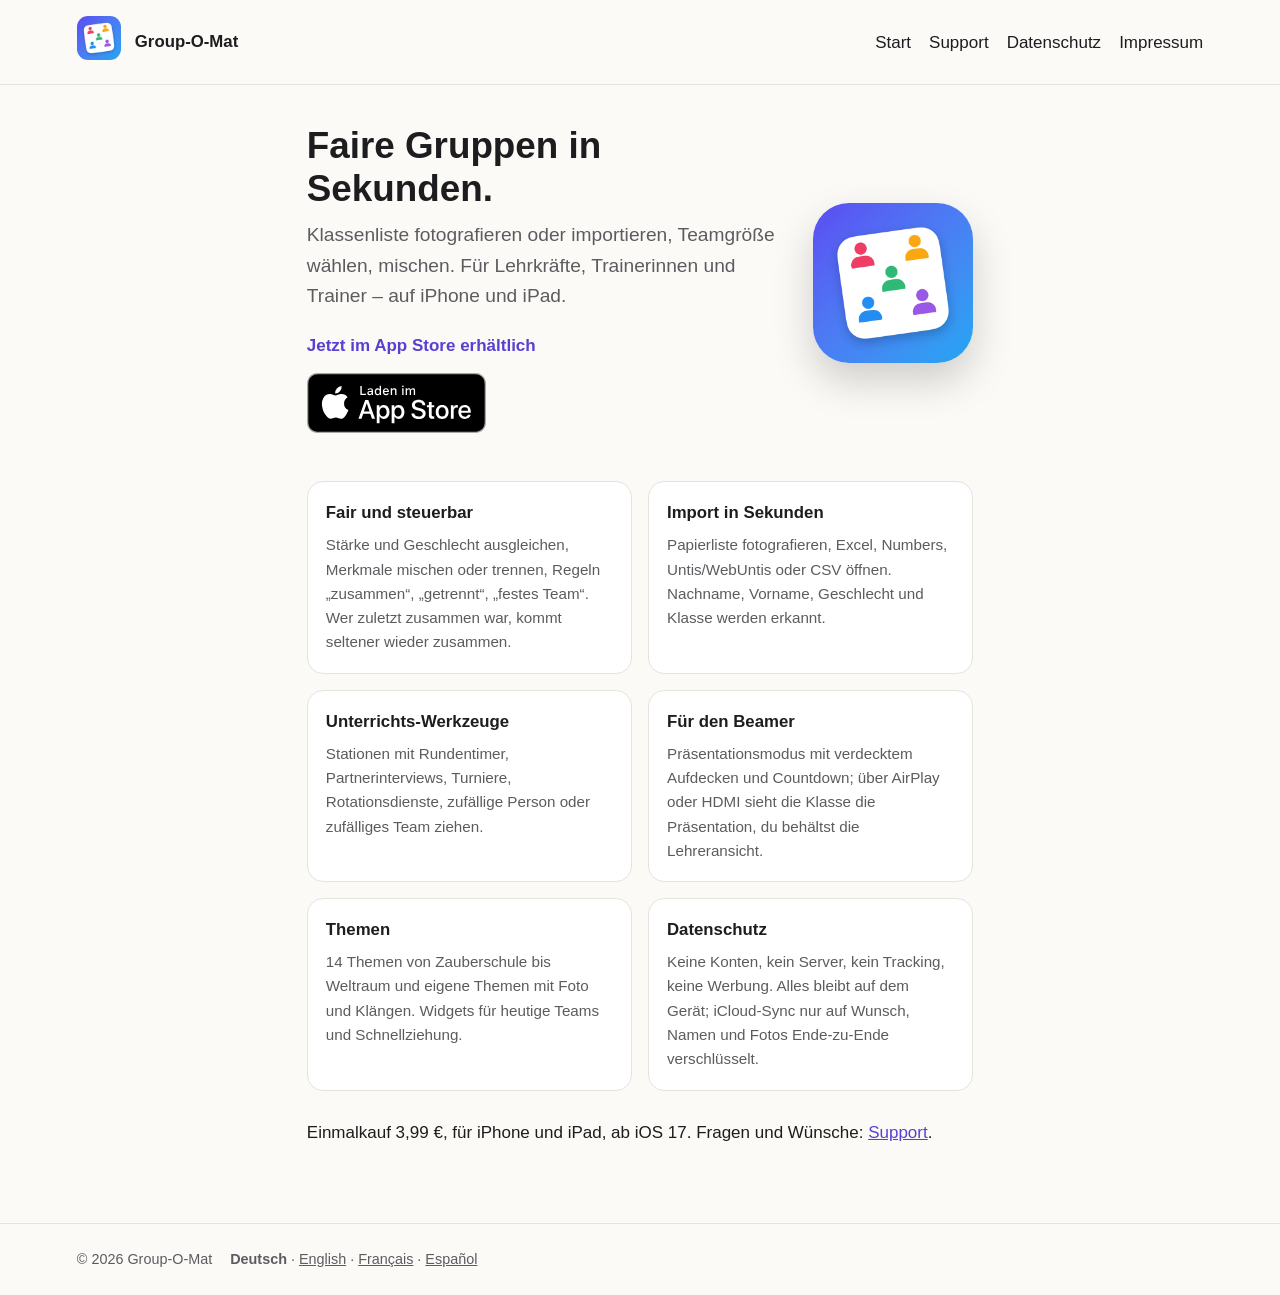
<file: index.html>
<!doctype html><html lang="de"><head><meta charset="utf-8"><meta name="viewport" content="width=device-width,initial-scale=1">
<link rel="stylesheet" href="/style.css"><link rel="icon" href="/favicon.png"><link rel="apple-touch-icon" href="/apple-touch-icon.png">
<title>Group-O-Mat – Faire Gruppen für den Unterricht</title><meta name="description" content="Group-O-Mat bildet in Sekunden faire Gruppen für Unterricht und Training. Klassenliste fotografieren, mischen, präsentieren. Für iPhone und iPad."><link rel="alternate" hreflang="de" href="https://group-o-mat.de/"><link rel="alternate" hreflang="en" href="https://group-o-mat.de/en/"><link rel="alternate" hreflang="fr" href="https://group-o-mat.de/fr/"><link rel="alternate" hreflang="es" href="https://group-o-mat.de/es/"></head><body><header><a href="/"><img src="/icon.png" alt=""></a><strong>Group-O-Mat</strong><nav><a href="/">Start</a><a href="/support">Support</a><a href="/datenschutz">Datenschutz</a><a href="/impressum">Impressum</a></nav></header><main><div class="hero"><div><h1>Faire Gruppen in Sekunden.</h1><p class="lead">Klassenliste fotografieren oder importieren, Teamgröße wählen, mischen. Für Lehrkräfte, Trainerinnen und Trainer – auf iPhone und iPad.</p><p class="avail">Jetzt im App Store erhältlich</p><a class="appstore" href="https://apps.apple.com/de/app/id6808658962"><img src="/badges/app-store-de-de.svg" alt="Im App Store laden" width="180" height="60"></a></div><img src="/icon.png" alt="Group-O-Mat App-Icon"></div>
<div class="grid">
<div class="card"><h3>Fair und steuerbar</h3><p>Stärke und Geschlecht ausgleichen, Merkmale mischen oder trennen, Regeln „zusammen“, „getrennt“, „festes Team“. Wer zuletzt zusammen war, kommt seltener wieder zusammen.</p></div>
<div class="card"><h3>Import in Sekunden</h3><p>Papierliste fotografieren, Excel, Numbers, Untis/WebUntis oder CSV öffnen. Nachname, Vorname, Geschlecht und Klasse werden erkannt.</p></div>
<div class="card"><h3>Unterrichts-Werkzeuge</h3><p>Stationen mit Rundentimer, Partnerinterviews, Turniere, Rotationsdienste, zufällige Person oder zufälliges Team ziehen.</p></div>
<div class="card"><h3>Für den Beamer</h3><p>Präsentationsmodus mit verdecktem Aufdecken und Countdown; über AirPlay oder HDMI sieht die Klasse die Präsentation, du behältst die Lehreransicht.</p></div>
<div class="card"><h3>Themen</h3><p>14 Themen von Zauberschule bis Weltraum und eigene Themen mit Foto und Klängen. Widgets für heutige Teams und Schnellziehung.</p></div>
<div class="card"><h3>Datenschutz</h3><p>Keine Konten, kein Server, kein Tracking, keine Werbung. Alles bleibt auf dem Gerät; iCloud-Sync nur auf Wunsch, Namen und Fotos Ende-zu-Ende verschlüsselt.</p></div>
</div>
<p>Einmalkauf 3,99 €, für iPhone und iPad, ab iOS 17. Fragen und Wünsche: <a href="/support">Support</a>.</p></main><footer><span>© 2026 Group-O-Mat</span><span><strong>Deutsch</strong> · <a href="/en/" hreflang="en">English</a> · <a href="/fr/" hreflang="fr">Français</a> · <a href="/es/" hreflang="es">Español</a></span></footer></body></html>
</file>
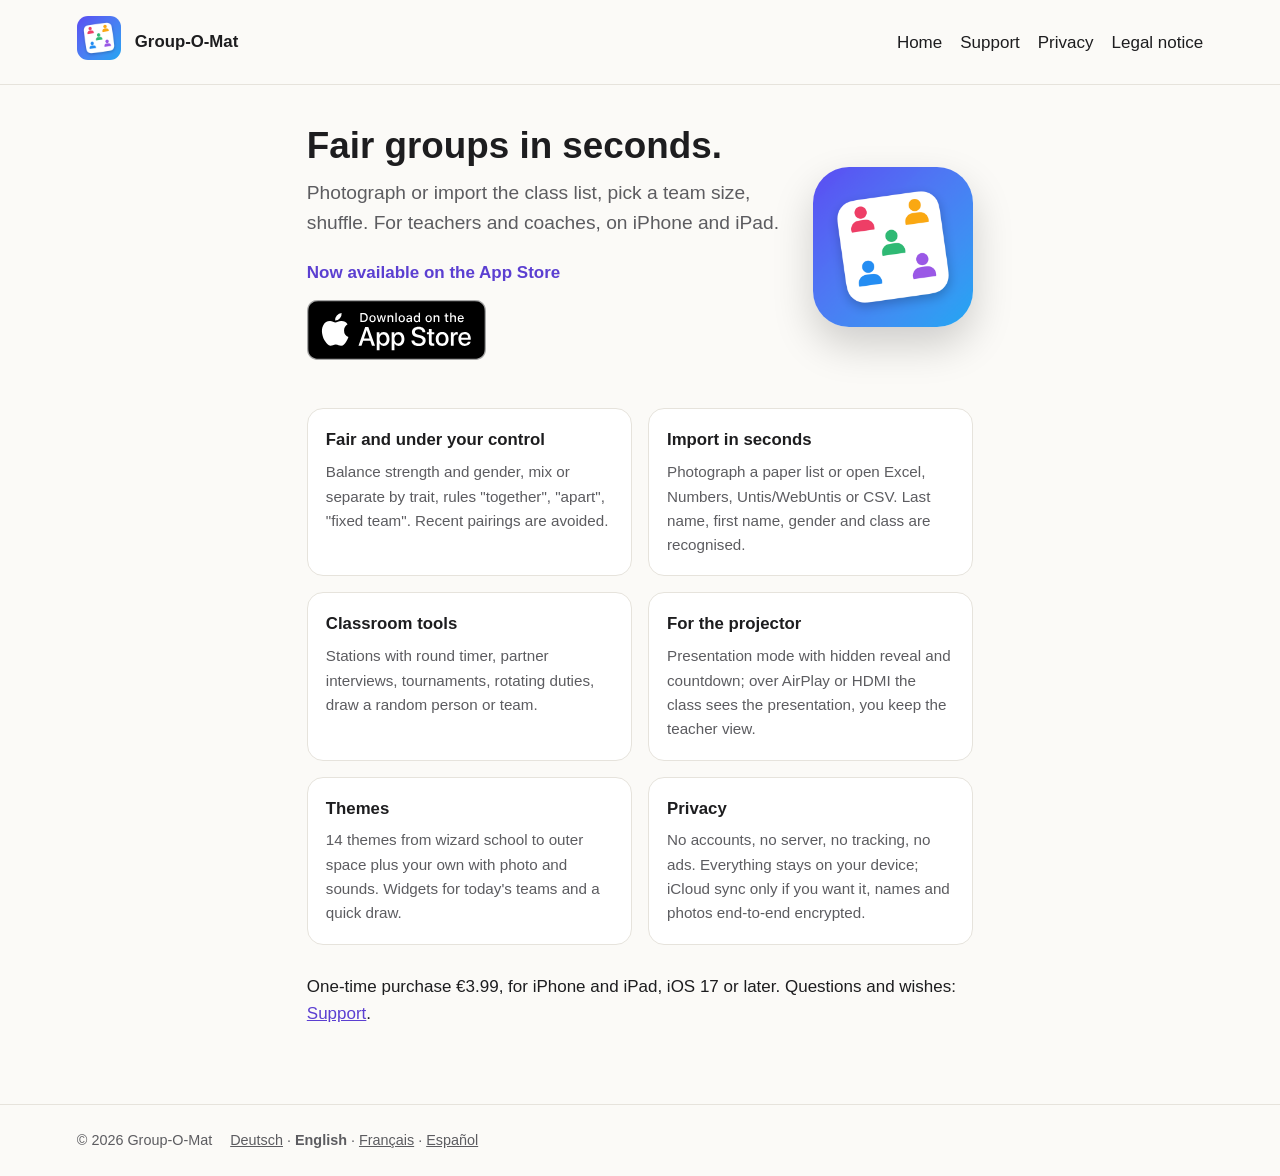
<file: en/index.html>
<!doctype html><html lang="en"><head><meta charset="utf-8"><meta name="viewport" content="width=device-width,initial-scale=1">
<link rel="stylesheet" href="/style.css"><link rel="icon" href="/favicon.png"><link rel="apple-touch-icon" href="/apple-touch-icon.png">
<title>Group-O-Mat – Fair groups for the classroom</title><meta name="description" content="Photograph or import the class list, pick a team size, shuffle. For teachers and coaches, on iPhone and iPad."><link rel="alternate" hreflang="de" href="https://group-o-mat.de/"><link rel="alternate" hreflang="en" href="https://group-o-mat.de/en/"><link rel="alternate" hreflang="fr" href="https://group-o-mat.de/fr/"><link rel="alternate" hreflang="es" href="https://group-o-mat.de/es/"></head><body><header><a href="/en/"><img src="/icon.png" alt=""></a><strong>Group-O-Mat</strong><nav><a href="/en/">Home</a><a href="/en/support">Support</a><a href="/privacy">Privacy</a><a href="/impressum">Legal notice</a></nav></header><main><div class="hero"><div><h1>Fair groups in seconds.</h1><p class="lead">Photograph or import the class list, pick a team size, shuffle. For teachers and coaches, on iPhone and iPad.</p><p class="avail">Now available on the App Store</p><a class="appstore" href="https://apps.apple.com/us/app/id6808658962"><img src="/badges/app-store-en-us.svg" alt="Download on the App Store" width="180" height="60"></a></div><img src="/icon.png" alt="Group-O-Mat app icon"></div><div class="grid"><div class="card"><h3>Fair and under your control</h3><p>Balance strength and gender, mix or separate by trait, rules "together", "apart", "fixed team". Recent pairings are avoided.</p></div><div class="card"><h3>Import in seconds</h3><p>Photograph a paper list or open Excel, Numbers, Untis/WebUntis or CSV. Last name, first name, gender and class are recognised.</p></div><div class="card"><h3>Classroom tools</h3><p>Stations with round timer, partner interviews, tournaments, rotating duties, draw a random person or team.</p></div><div class="card"><h3>For the projector</h3><p>Presentation mode with hidden reveal and countdown; over AirPlay or HDMI the class sees the presentation, you keep the teacher view.</p></div><div class="card"><h3>Themes</h3><p>14 themes from wizard school to outer space plus your own with photo and sounds. Widgets for today's teams and a quick draw.</p></div><div class="card"><h3>Privacy</h3><p>No accounts, no server, no tracking, no ads. Everything stays on your device; iCloud sync only if you want it, names and photos end-to-end encrypted.</p></div></div><p>One-time purchase €3.99, for iPhone and iPad, iOS 17 or later. Questions and wishes: <a href="/en/support">Support</a>.</p></main><footer><span>© 2026 Group-O-Mat</span><span><a href="/" hreflang="de">Deutsch</a> · <strong>English</strong> · <a href="/fr/" hreflang="fr">Français</a> · <a href="/es/" hreflang="es">Español</a></span></footer></body></html>
</file>
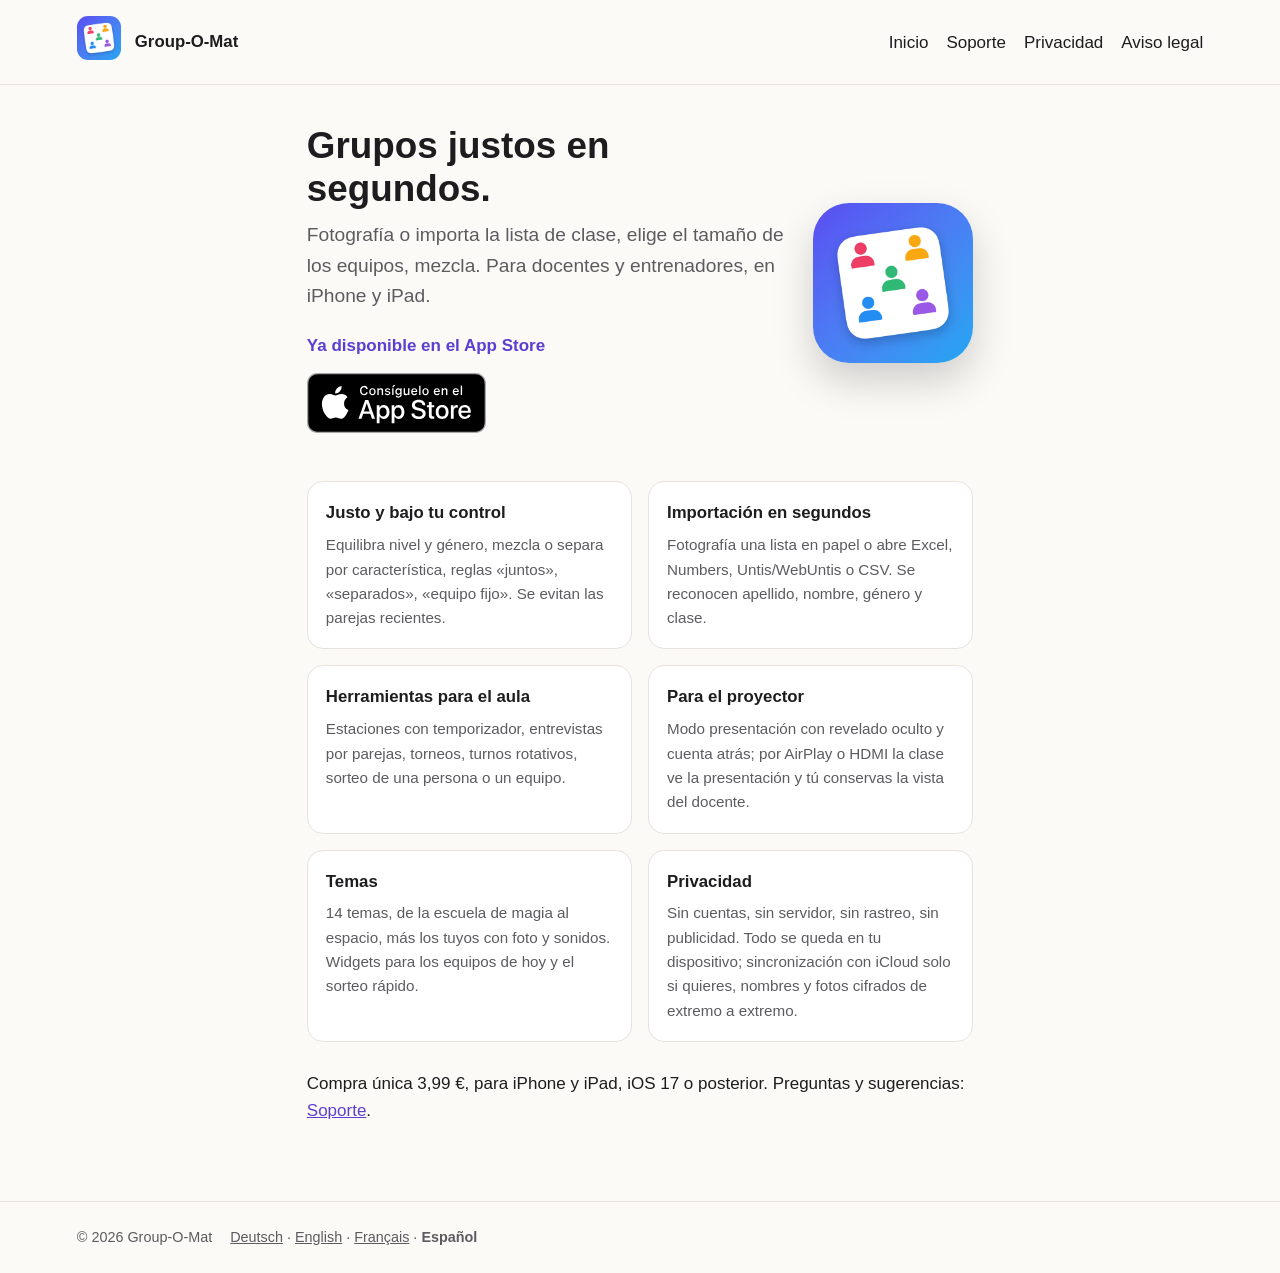
<file: es/index.html>
<!doctype html><html lang="es"><head><meta charset="utf-8"><meta name="viewport" content="width=device-width,initial-scale=1">
<link rel="stylesheet" href="/style.css"><link rel="icon" href="/favicon.png"><link rel="apple-touch-icon" href="/apple-touch-icon.png">
<title>Group-O-Mat – Grupos justos para el aula</title><meta name="description" content="Fotografía o importa la lista de clase, elige el tamaño de los equipos, mezcla. Para docentes y entrenadores, en iPhone y iPad."><link rel="alternate" hreflang="de" href="https://group-o-mat.de/"><link rel="alternate" hreflang="en" href="https://group-o-mat.de/en/"><link rel="alternate" hreflang="fr" href="https://group-o-mat.de/fr/"><link rel="alternate" hreflang="es" href="https://group-o-mat.de/es/"></head><body><header><a href="/es/"><img src="/icon.png" alt=""></a><strong>Group-O-Mat</strong><nav><a href="/es/">Inicio</a><a href="/es/support">Soporte</a><a href="/es/privacidad">Privacidad</a><a href="/impressum">Aviso legal</a></nav></header><main><div class="hero"><div><h1>Grupos justos en segundos.</h1><p class="lead">Fotografía o importa la lista de clase, elige el tamaño de los equipos, mezcla. Para docentes y entrenadores, en iPhone y iPad.</p><p class="avail">Ya disponible en el App Store</p><a class="appstore" href="https://apps.apple.com/es/app/id6808658962"><img src="/badges/app-store-es-es.svg" alt="Descargar en el App Store" width="180" height="60"></a></div><img src="/icon.png" alt="Group-O-Mat app icon"></div><div class="grid"><div class="card"><h3>Justo y bajo tu control</h3><p>Equilibra nivel y género, mezcla o separa por característica, reglas «juntos», «separados», «equipo fijo». Se evitan las parejas recientes.</p></div><div class="card"><h3>Importación en segundos</h3><p>Fotografía una lista en papel o abre Excel, Numbers, Untis/WebUntis o CSV. Se reconocen apellido, nombre, género y clase.</p></div><div class="card"><h3>Herramientas para el aula</h3><p>Estaciones con temporizador, entrevistas por parejas, torneos, turnos rotativos, sorteo de una persona o un equipo.</p></div><div class="card"><h3>Para el proyector</h3><p>Modo presentación con revelado oculto y cuenta atrás; por AirPlay o HDMI la clase ve la presentación y tú conservas la vista del docente.</p></div><div class="card"><h3>Temas</h3><p>14 temas, de la escuela de magia al espacio, más los tuyos con foto y sonidos. Widgets para los equipos de hoy y el sorteo rápido.</p></div><div class="card"><h3>Privacidad</h3><p>Sin cuentas, sin servidor, sin rastreo, sin publicidad. Todo se queda en tu dispositivo; sincronización con iCloud solo si quieres, nombres y fotos cifrados de extremo a extremo.</p></div></div><p>Compra única 3,99 €, para iPhone y iPad, iOS 17 o posterior. Preguntas y sugerencias: <a href="/es/support">Soporte</a>.</p></main><footer><span>© 2026 Group-O-Mat</span><span><a href="/" hreflang="de">Deutsch</a> · <a href="/en/" hreflang="en">English</a> · <a href="/fr/" hreflang="fr">Français</a> · <strong>Español</strong></span></footer></body></html>
</file>
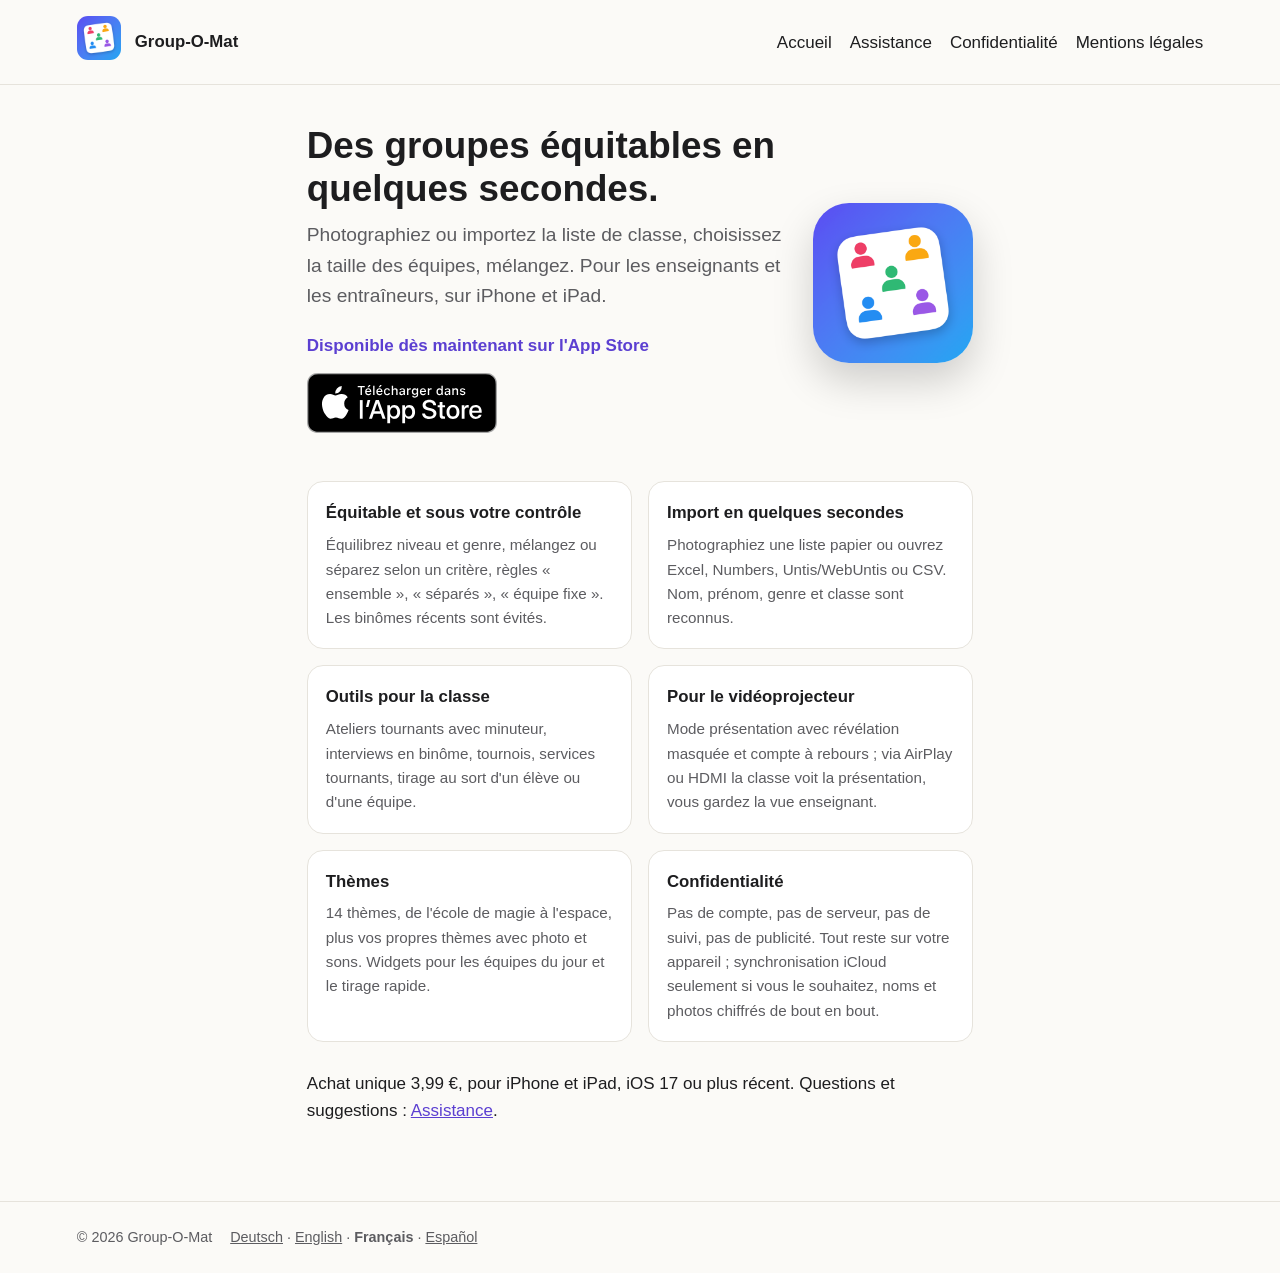
<file: fr/index.html>
<!doctype html><html lang="fr"><head><meta charset="utf-8"><meta name="viewport" content="width=device-width,initial-scale=1">
<link rel="stylesheet" href="/style.css"><link rel="icon" href="/favicon.png"><link rel="apple-touch-icon" href="/apple-touch-icon.png">
<title>Group-O-Mat – Des groupes équitables pour la classe</title><meta name="description" content="Photographiez ou importez la liste de classe, choisissez la taille des équipes, mélangez. Pour les enseignants et les entraîneurs, sur iPhone et iPad."><link rel="alternate" hreflang="de" href="https://group-o-mat.de/"><link rel="alternate" hreflang="en" href="https://group-o-mat.de/en/"><link rel="alternate" hreflang="fr" href="https://group-o-mat.de/fr/"><link rel="alternate" hreflang="es" href="https://group-o-mat.de/es/"></head><body><header><a href="/fr/"><img src="/icon.png" alt=""></a><strong>Group-O-Mat</strong><nav><a href="/fr/">Accueil</a><a href="/fr/support">Assistance</a><a href="/fr/confidentialite">Confidentialité</a><a href="/impressum">Mentions légales</a></nav></header><main><div class="hero"><div><h1>Des groupes équitables en quelques secondes.</h1><p class="lead">Photographiez ou importez la liste de classe, choisissez la taille des équipes, mélangez. Pour les enseignants et les entraîneurs, sur iPhone et iPad.</p><p class="avail">Disponible dès maintenant sur l'App Store</p><a class="appstore" href="https://apps.apple.com/fr/app/id6808658962"><img src="/badges/app-store-fr-fr.svg" alt="Télécharger dans l'App Store" width="180" height="60"></a></div><img src="/icon.png" alt="Group-O-Mat app icon"></div><div class="grid"><div class="card"><h3>Équitable et sous votre contrôle</h3><p>Équilibrez niveau et genre, mélangez ou séparez selon un critère, règles « ensemble », « séparés », « équipe fixe ». Les binômes récents sont évités.</p></div><div class="card"><h3>Import en quelques secondes</h3><p>Photographiez une liste papier ou ouvrez Excel, Numbers, Untis/WebUntis ou CSV. Nom, prénom, genre et classe sont reconnus.</p></div><div class="card"><h3>Outils pour la classe</h3><p>Ateliers tournants avec minuteur, interviews en binôme, tournois, services tournants, tirage au sort d'un élève ou d'une équipe.</p></div><div class="card"><h3>Pour le vidéoprojecteur</h3><p>Mode présentation avec révélation masquée et compte à rebours ; via AirPlay ou HDMI la classe voit la présentation, vous gardez la vue enseignant.</p></div><div class="card"><h3>Thèmes</h3><p>14 thèmes, de l'école de magie à l'espace, plus vos propres thèmes avec photo et sons. Widgets pour les équipes du jour et le tirage rapide.</p></div><div class="card"><h3>Confidentialité</h3><p>Pas de compte, pas de serveur, pas de suivi, pas de publicité. Tout reste sur votre appareil ; synchronisation iCloud seulement si vous le souhaitez, noms et photos chiffrés de bout en bout.</p></div></div><p>Achat unique 3,99 €, pour iPhone et iPad, iOS 17 ou plus récent. Questions et suggestions : <a href="/fr/support">Assistance</a>.</p></main><footer><span>© 2026 Group-O-Mat</span><span><a href="/" hreflang="de">Deutsch</a> · <a href="/en/" hreflang="en">English</a> · <strong>Français</strong> · <a href="/es/" hreflang="es">Español</a></span></footer></body></html>
</file>
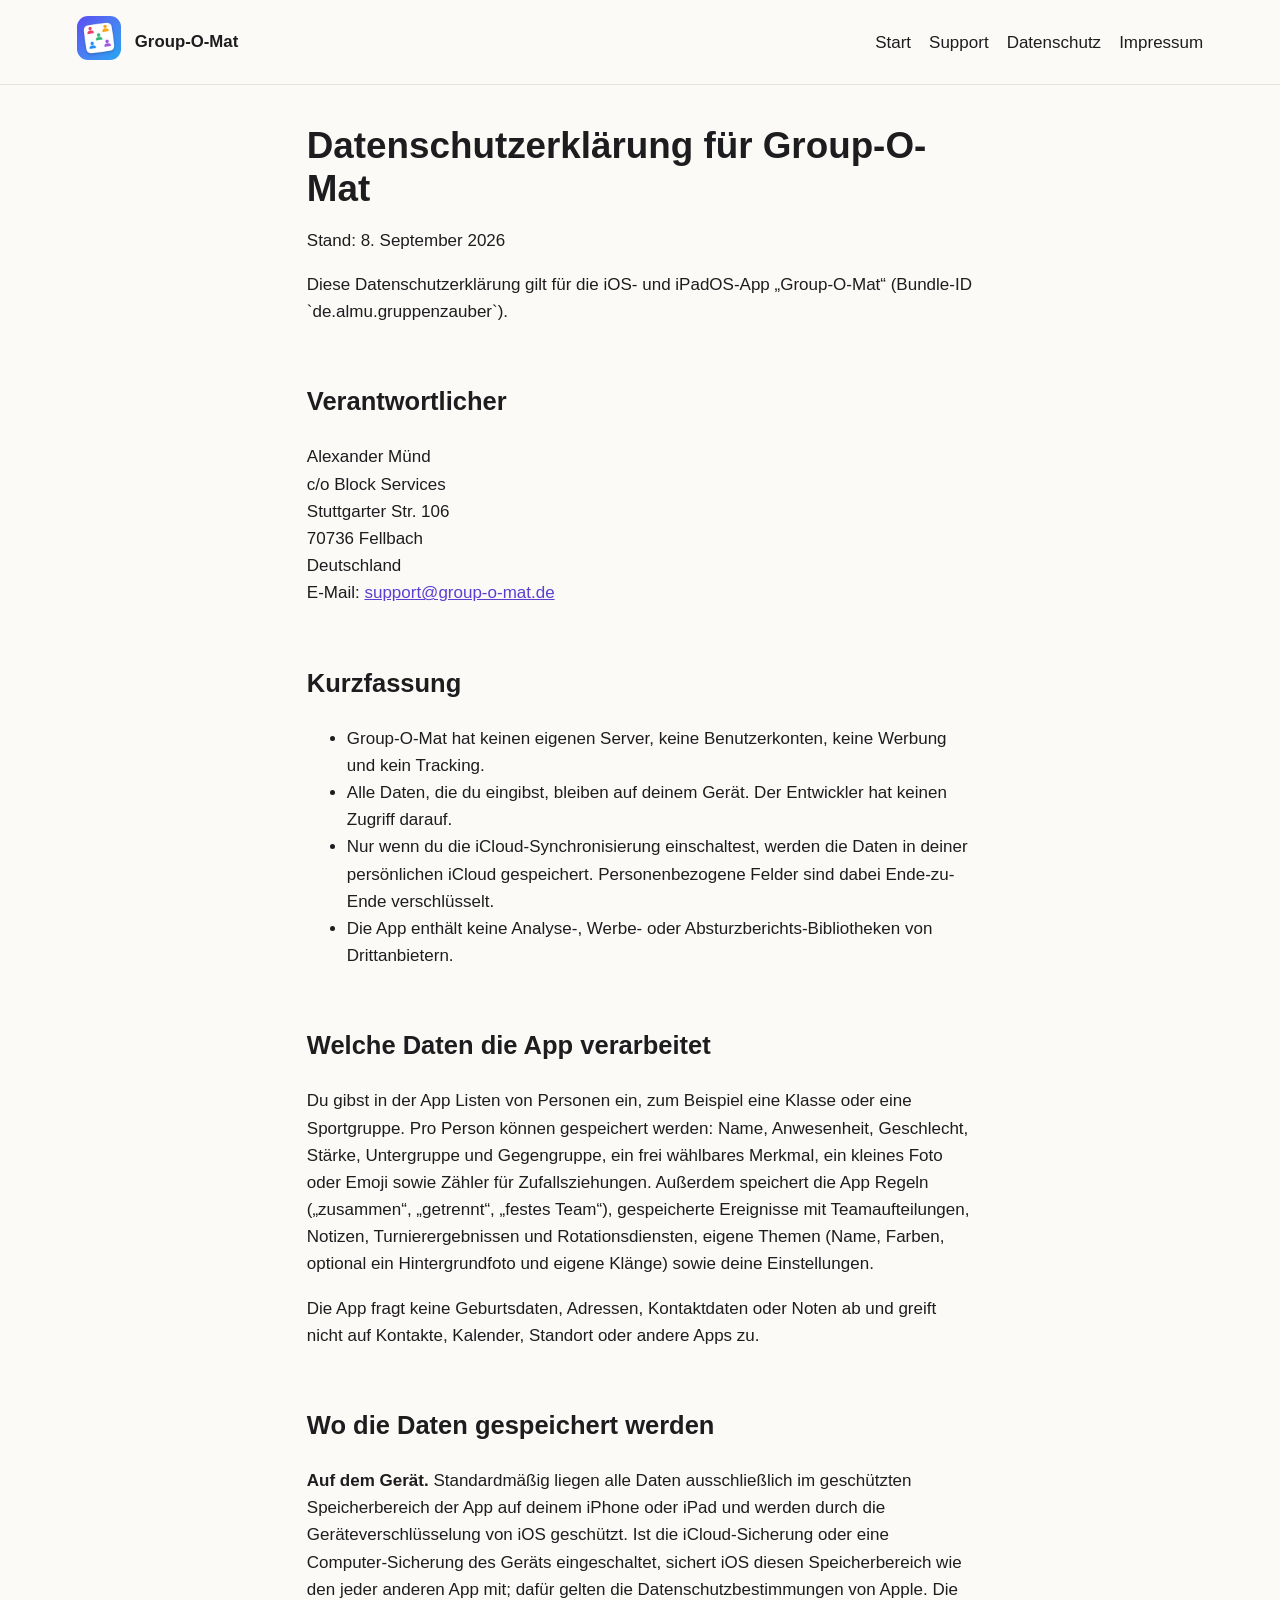
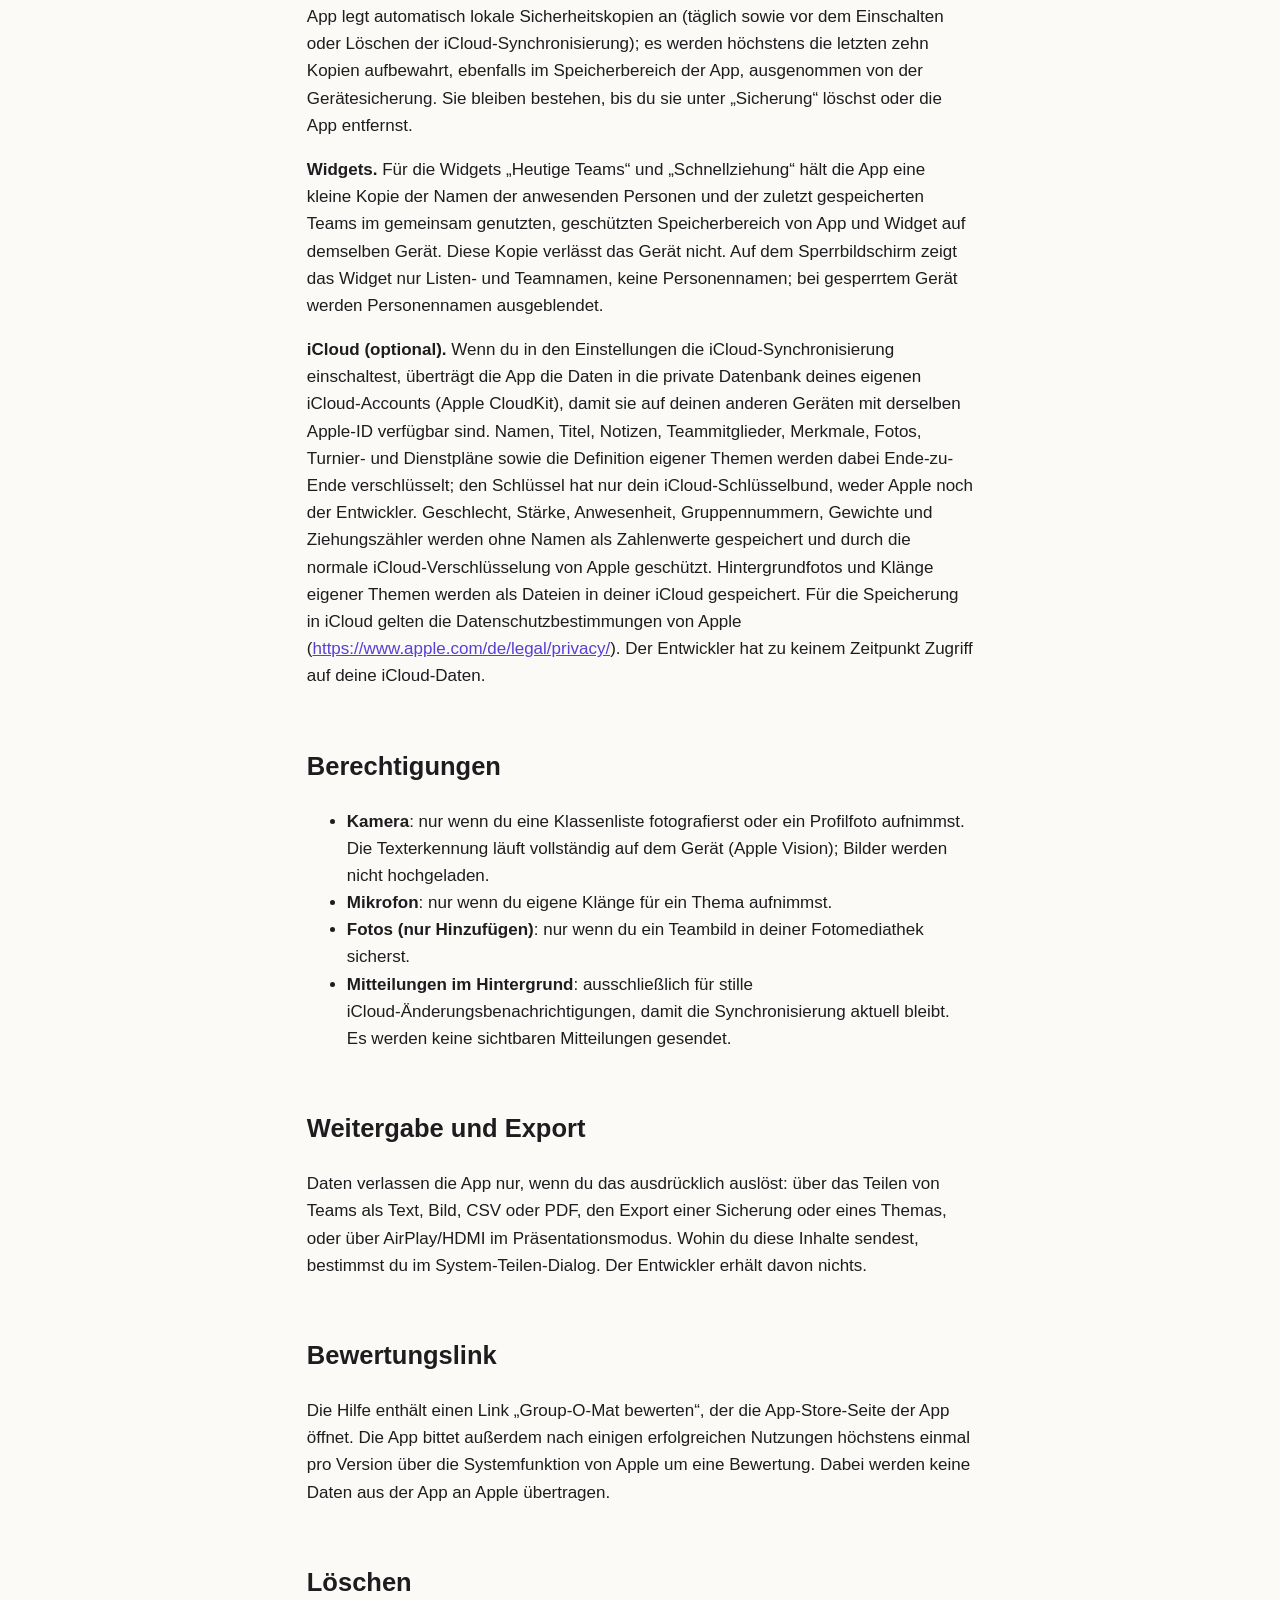
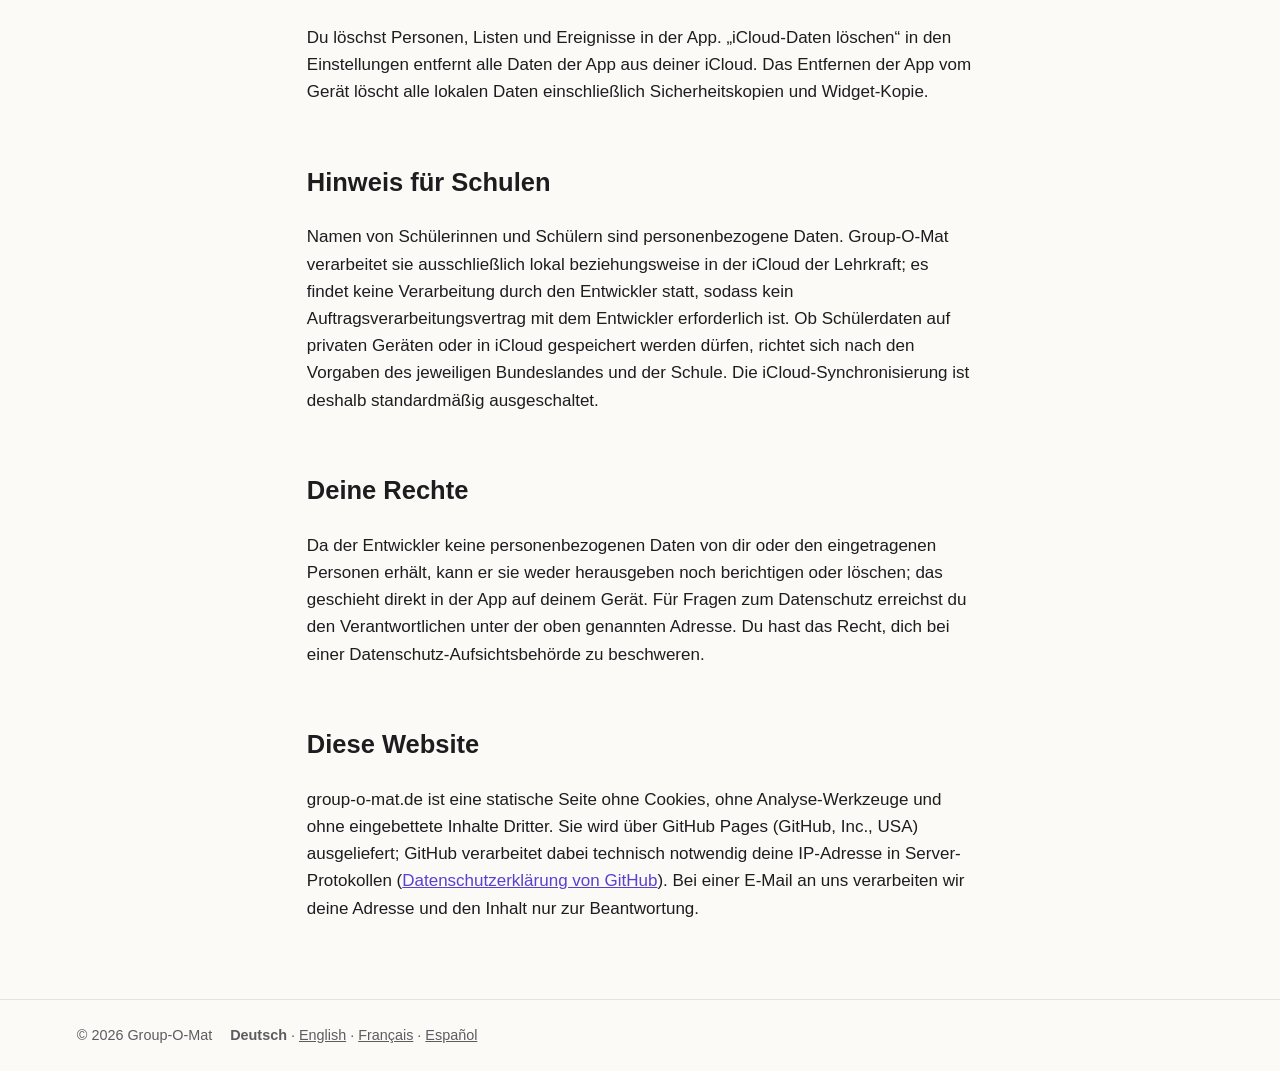
<file: datenschutz.html>
<!doctype html><html lang="de"><head><meta charset="utf-8"><meta name="viewport" content="width=device-width,initial-scale=1">
<link rel="stylesheet" href="/style.css"><link rel="icon" href="/favicon.png"><link rel="apple-touch-icon" href="/apple-touch-icon.png">
<title>Datenschutzerklärung – Group-O-Mat</title><meta name="description" content="Datenschutzerklärung der App Group-O-Mat und dieser Website."><link rel="alternate" hreflang="de" href="https://group-o-mat.de/datenschutz"><link rel="alternate" hreflang="en" href="https://group-o-mat.de/privacy"><link rel="alternate" hreflang="fr" href="https://group-o-mat.de/fr/confidentialite"><link rel="alternate" hreflang="es" href="https://group-o-mat.de/es/privacidad"></head><body><header><a href="/"><img src="/icon.png" alt=""></a><strong>Group-O-Mat</strong><nav><a href="/">Start</a><a href="/support">Support</a><a href="/datenschutz">Datenschutz</a><a href="/impressum">Impressum</a></nav></header><main><h1>Datenschutzerklärung für Group-O-Mat</h1>
<p>Stand: 8. September 2026</p>
<p>Diese Datenschutzerklärung gilt für die iOS- und iPadOS-App „Group-O-Mat“ (Bundle-ID `de.almu.gruppenzauber`).</p>
<h2>Verantwortlicher</h2>
<p>Alexander Münd<br>c/o Block Services<br>Stuttgarter Str. 106<br>70736 Fellbach<br>Deutschland<br>E-Mail: <a href="mailto:support@group-o-mat.de">support@group-o-mat.de</a></p>
<h2>Kurzfassung</h2>
<ul>
<li>Group-O-Mat hat keinen eigenen Server, keine Benutzerkonten, keine Werbung und kein Tracking.</li>
<li>Alle Daten, die du eingibst, bleiben auf deinem Gerät. Der Entwickler hat keinen Zugriff darauf.</li>
<li>Nur wenn du die iCloud-Synchronisierung einschaltest, werden die Daten in deiner persönlichen iCloud gespeichert. Personenbezogene Felder sind dabei Ende-zu-Ende verschlüsselt.</li>
<li>Die App enthält keine Analyse-, Werbe- oder Absturzberichts-Bibliotheken von Drittanbietern.</li>
</ul>
<h2>Welche Daten die App verarbeitet</h2>
<p>Du gibst in der App Listen von Personen ein, zum Beispiel eine Klasse oder eine Sportgruppe. Pro Person können gespeichert werden: Name, Anwesenheit, Geschlecht, Stärke, Untergruppe und Gegengruppe, ein frei wählbares Merkmal, ein kleines Foto oder Emoji sowie Zähler für Zufallsziehungen. Außerdem speichert die App Regeln („zusammen“, „getrennt“, „festes Team“), gespeicherte Ereignisse mit Teamaufteilungen, Notizen, Turnierergebnissen und Rotationsdiensten, eigene Themen (Name, Farben, optional ein Hintergrundfoto und eigene Klänge) sowie deine Einstellungen.</p>
<p>Die App fragt keine Geburtsdaten, Adressen, Kontaktdaten oder Noten ab und greift nicht auf Kontakte, Kalender, Standort oder andere Apps zu.</p>
<h2>Wo die Daten gespeichert werden</h2>
<p><strong>Auf dem Gerät.</strong> Standardmäßig liegen alle Daten ausschließlich im geschützten Speicherbereich der App auf deinem iPhone oder iPad und werden durch die Geräteverschlüsselung von iOS geschützt. Ist die iCloud-Sicherung oder eine Computer-Sicherung des Geräts eingeschaltet, sichert iOS diesen Speicherbereich wie den jeder anderen App mit; dafür gelten die Datenschutzbestimmungen von Apple. Die App legt automatisch lokale Sicherheitskopien an (täglich sowie vor dem Einschalten oder Löschen der iCloud-Synchronisierung); es werden höchstens die letzten zehn Kopien aufbewahrt, ebenfalls im Speicherbereich der App, ausgenommen von der Gerätesicherung. Sie bleiben bestehen, bis du sie unter „Sicherung“ löschst oder die App entfernst.</p>
<p><strong>Widgets.</strong> Für die Widgets „Heutige Teams“ und „Schnellziehung“ hält die App eine kleine Kopie der Namen der anwesenden Personen und der zuletzt gespeicherten Teams im gemeinsam genutzten, geschützten Speicherbereich von App und Widget auf demselben Gerät. Diese Kopie verlässt das Gerät nicht. Auf dem Sperrbildschirm zeigt das Widget nur Listen- und Teamnamen, keine Personennamen; bei gesperrtem Gerät werden Personennamen ausgeblendet.</p>
<p><strong>iCloud (optional).</strong> Wenn du in den Einstellungen die iCloud-Synchronisierung einschaltest, überträgt die App die Daten in die private Datenbank deines eigenen iCloud-Accounts (Apple CloudKit), damit sie auf deinen anderen Geräten mit derselben Apple-ID verfügbar sind. Namen, Titel, Notizen, Teammitglieder, Merkmale, Fotos, Turnier- und Dienstpläne sowie die Definition eigener Themen werden dabei Ende-zu-Ende verschlüsselt; den Schlüssel hat nur dein iCloud-Schlüsselbund, weder Apple noch der Entwickler. Geschlecht, Stärke, Anwesenheit, Gruppennummern, Gewichte und Ziehungszähler werden ohne Namen als Zahlenwerte gespeichert und durch die normale iCloud-Verschlüsselung von Apple geschützt. Hintergrundfotos und Klänge eigener Themen werden als Dateien in deiner iCloud gespeichert. Für die Speicherung in iCloud gelten die Datenschutzbestimmungen von Apple (<a href="https://www.apple.com/de/legal/privacy/">https://www.apple.com/de/legal/privacy/</a>). Der Entwickler hat zu keinem Zeitpunkt Zugriff auf deine iCloud-Daten.</p>
<h2>Berechtigungen</h2>
<ul>
<li><strong>Kamera</strong>: nur wenn du eine Klassenliste fotografierst oder ein Profilfoto aufnimmst. Die Texterkennung läuft vollständig auf dem Gerät (Apple Vision); Bilder werden nicht hochgeladen.</li>
<li><strong>Mikrofon</strong>: nur wenn du eigene Klänge für ein Thema aufnimmst.</li>
<li><strong>Fotos (nur Hinzufügen)</strong>: nur wenn du ein Teambild in deiner Fotomediathek sicherst.</li>
<li><strong>Mitteilungen im Hintergrund</strong>: ausschließlich für stille iCloud-Änderungsbenachrichtigungen, damit die Synchronisierung aktuell bleibt. Es werden keine sichtbaren Mitteilungen gesendet.</li>
</ul>
<h2>Weitergabe und Export</h2>
<p>Daten verlassen die App nur, wenn du das ausdrücklich auslöst: über das Teilen von Teams als Text, Bild, CSV oder PDF, den Export einer Sicherung oder eines Themas, oder über AirPlay/HDMI im Präsentationsmodus. Wohin du diese Inhalte sendest, bestimmst du im System-Teilen-Dialog. Der Entwickler erhält davon nichts.</p>
<h2>Bewertungslink</h2>
<p>Die Hilfe enthält einen Link „Group-O-Mat bewerten“, der die App-Store-Seite der App öffnet. Die App bittet außerdem nach einigen erfolgreichen Nutzungen höchstens einmal pro Version über die Systemfunktion von Apple um eine Bewertung. Dabei werden keine Daten aus der App an Apple übertragen.</p>
<h2>Löschen</h2>
<p>Du löschst Personen, Listen und Ereignisse in der App. „iCloud-Daten löschen“ in den Einstellungen entfernt alle Daten der App aus deiner iCloud. Das Entfernen der App vom Gerät löscht alle lokalen Daten einschließlich Sicherheitskopien und Widget-Kopie.</p>
<h2>Hinweis für Schulen</h2>
<p>Namen von Schülerinnen und Schülern sind personenbezogene Daten. Group-O-Mat verarbeitet sie ausschließlich lokal beziehungsweise in der iCloud der Lehrkraft; es findet keine Verarbeitung durch den Entwickler statt, sodass kein Auftragsverarbeitungsvertrag mit dem Entwickler erforderlich ist. Ob Schülerdaten auf privaten Geräten oder in iCloud gespeichert werden dürfen, richtet sich nach den Vorgaben des jeweiligen Bundeslandes und der Schule. Die iCloud-Synchronisierung ist deshalb standardmäßig ausgeschaltet.</p>
<h2>Deine Rechte</h2>
<p>Da der Entwickler keine personenbezogenen Daten von dir oder den eingetragenen Personen erhält, kann er sie weder herausgeben noch berichtigen oder löschen; das geschieht direkt in der App auf deinem Gerät. Für Fragen zum Datenschutz erreichst du den Verantwortlichen unter der oben genannten Adresse. Du hast das Recht, dich bei einer Datenschutz-Aufsichtsbehörde zu beschweren.</p><h2>Diese Website</h2><p>group-o-mat.de ist eine statische Seite ohne Cookies, ohne Analyse-Werkzeuge und ohne eingebettete Inhalte Dritter. Sie wird über GitHub Pages (GitHub, Inc., USA) ausgeliefert; GitHub verarbeitet dabei technisch notwendig deine IP-Adresse in Server-Protokollen (<a href="https://docs.github.com/de/site-policy/privacy-policies/github-general-privacy-statement">Datenschutzerklärung von GitHub</a>). Bei einer E-Mail an uns verarbeiten wir deine Adresse und den Inhalt nur zur Beantwortung.</p></main><footer><span>© 2026 Group-O-Mat</span><span><strong>Deutsch</strong> · <a href="/privacy" hreflang="en">English</a> · <a href="/fr/confidentialite" hreflang="fr">Français</a> · <a href="/es/privacidad" hreflang="es">Español</a></span></footer></body></html>
</file>
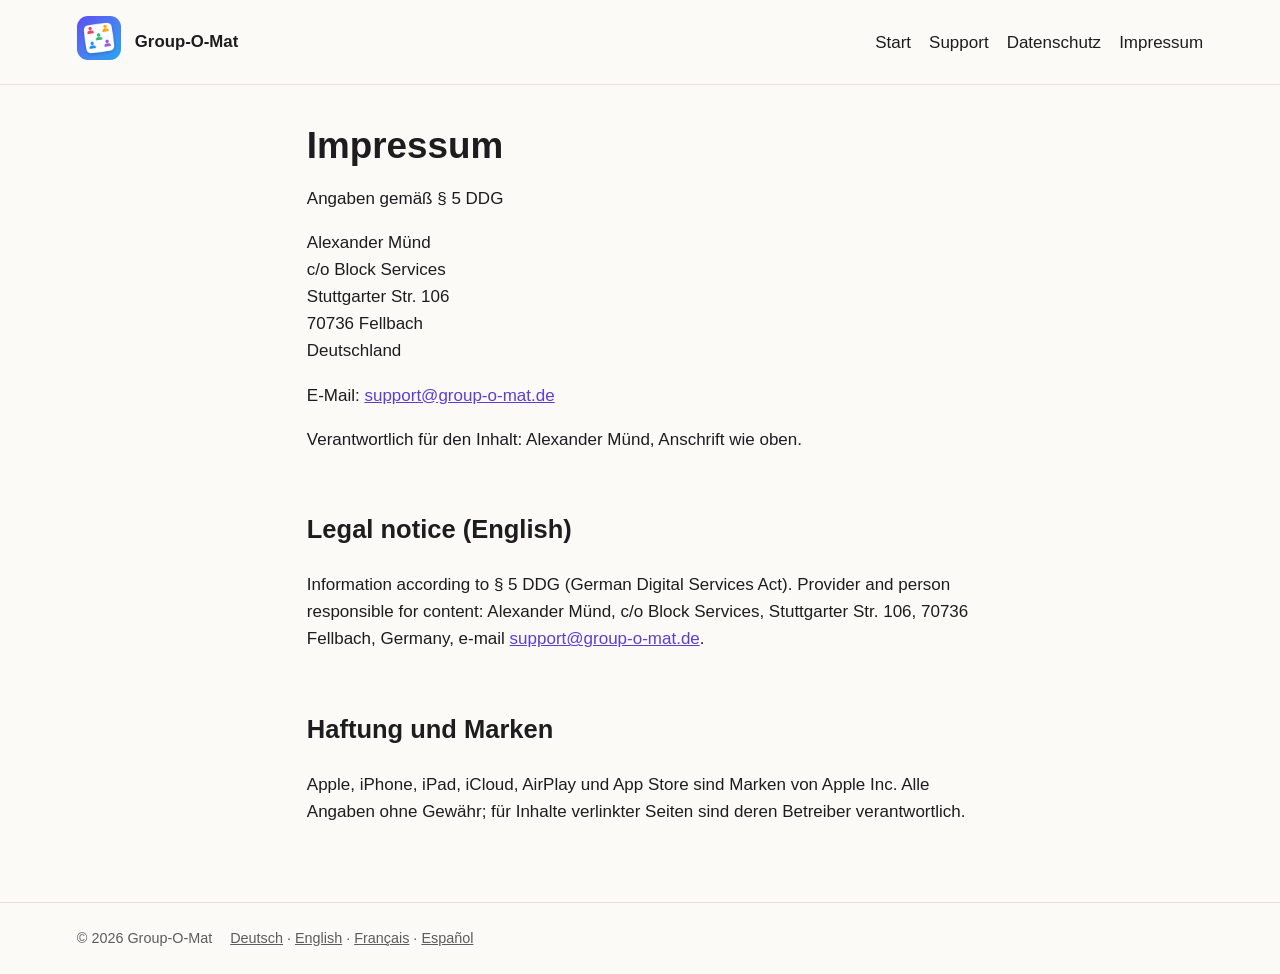
<file: impressum.html>
<!doctype html><html lang="de"><head><meta charset="utf-8"><meta name="viewport" content="width=device-width,initial-scale=1">
<link rel="stylesheet" href="/style.css"><link rel="icon" href="/favicon.png"><link rel="apple-touch-icon" href="/apple-touch-icon.png">
<title>Impressum – Group-O-Mat</title><meta name="description" content="Impressum und Anbieterkennzeichnung für group-o-mat.de."></head><body><header><a href="/"><img src="/icon.png" alt=""></a><strong>Group-O-Mat</strong><nav><a href="/">Start</a><a href="/support">Support</a><a href="/datenschutz">Datenschutz</a><a href="/impressum">Impressum</a></nav></header><main><h1>Impressum</h1>
<p>Angaben gemäß § 5 DDG</p>
<p>Alexander Münd<br>c/o Block Services<br>Stuttgarter Str. 106<br>70736 Fellbach<br>Deutschland</p>
<p>E-Mail: <a href="mailto:support@group-o-mat.de">support@group-o-mat.de</a></p>
<p>Verantwortlich für den Inhalt: Alexander Münd, Anschrift wie oben.</p>
<h2>Legal notice (English)</h2>
<p>Information according to § 5 DDG (German Digital Services Act). Provider and person responsible for content: Alexander Münd, c/o Block Services, Stuttgarter Str. 106, 70736 Fellbach, Germany, e-mail <a href="mailto:support@group-o-mat.de">support@group-o-mat.de</a>.</p>
<h2>Haftung und Marken</h2>
<p>Apple, iPhone, iPad, iCloud, AirPlay und App Store sind Marken von Apple Inc. Alle Angaben ohne Gewähr; für Inhalte verlinkter Seiten sind deren Betreiber verantwortlich.</p></main><footer><span>© 2026 Group-O-Mat</span><span><a href="/">Deutsch</a> · <a href="/en/">English</a> · <a href="/fr/">Français</a> · <a href="/es/">Español</a></span></footer></body></html>
</file>
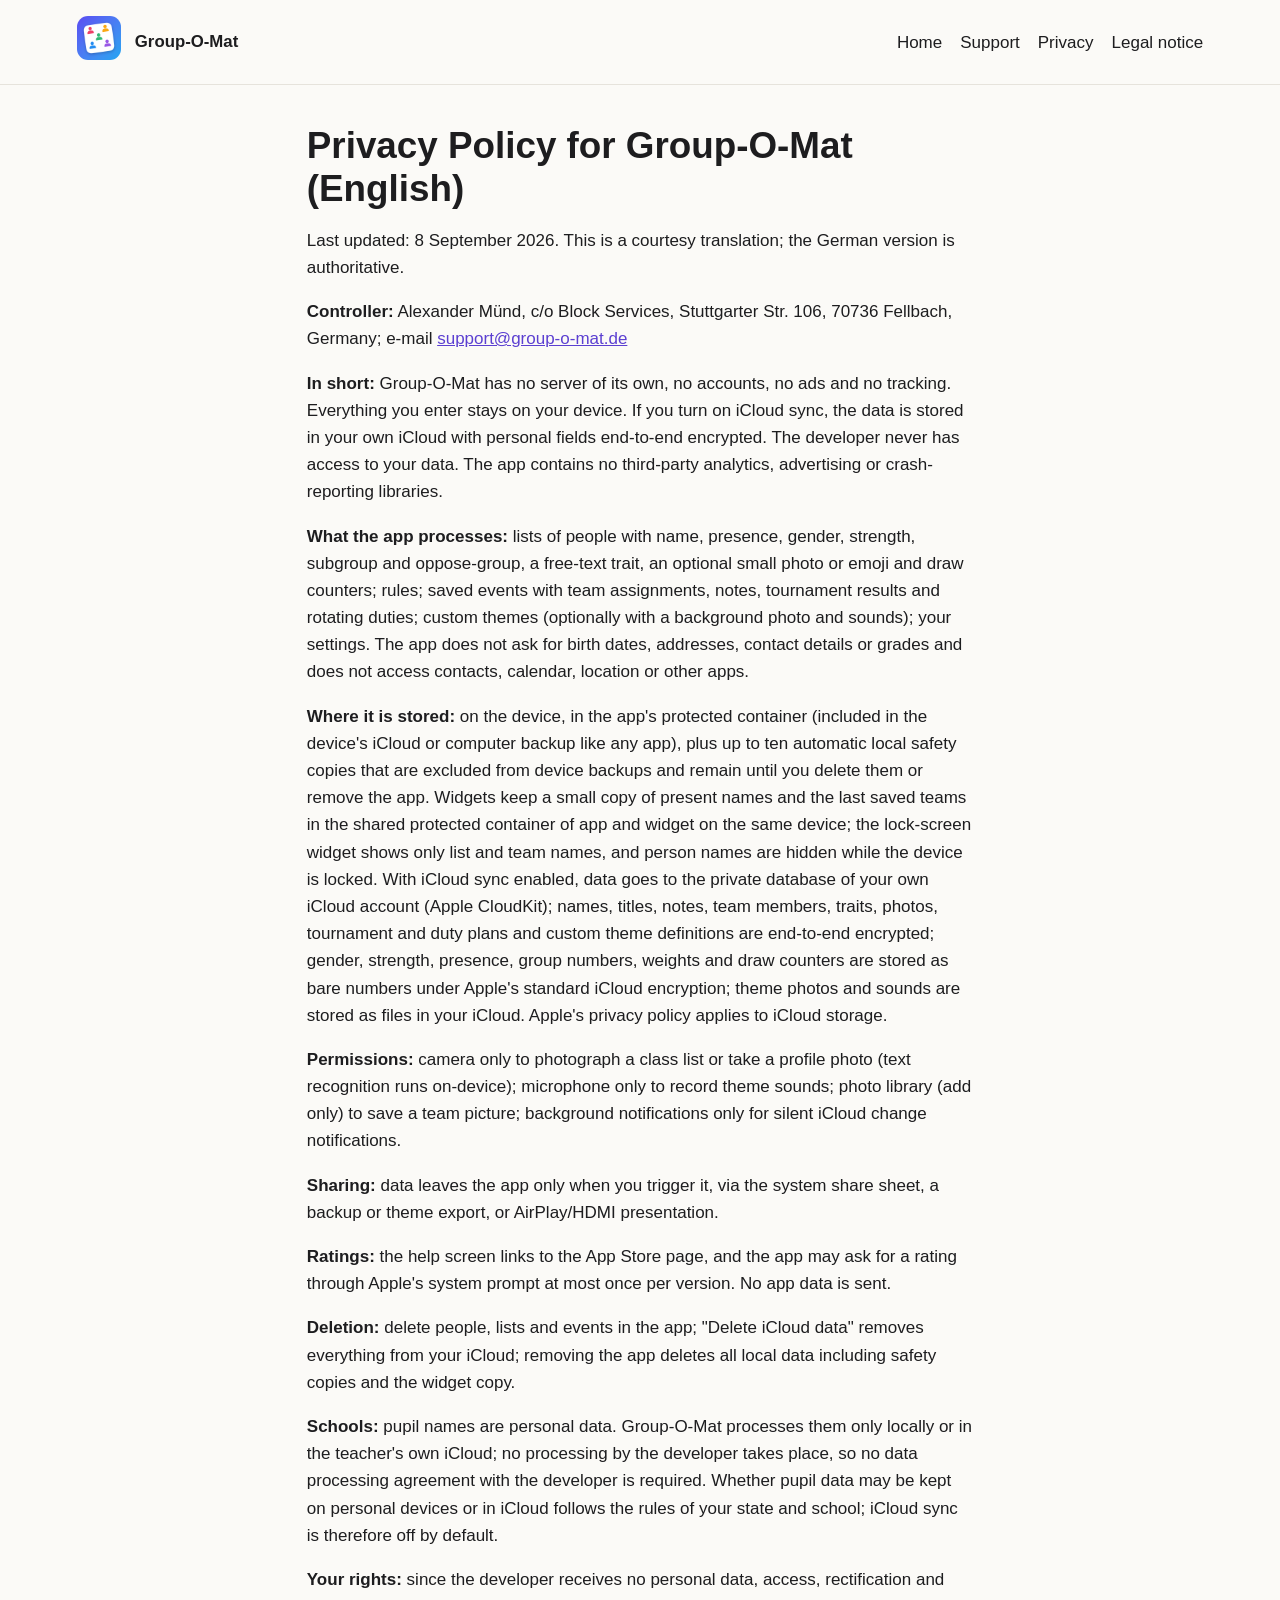
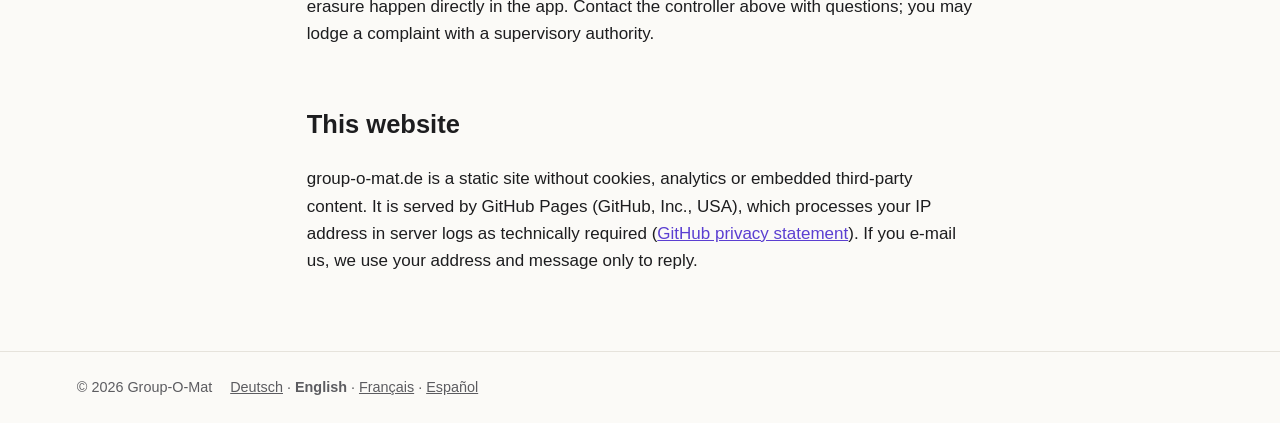
<file: privacy.html>
<!doctype html><html lang="en"><head><meta charset="utf-8"><meta name="viewport" content="width=device-width,initial-scale=1">
<link rel="stylesheet" href="/style.css"><link rel="icon" href="/favicon.png"><link rel="apple-touch-icon" href="/apple-touch-icon.png">
<title>Privacy Policy – Group-O-Mat</title><meta name="description" content="Privacy policy of the Group-O-Mat app and this website."><link rel="alternate" hreflang="de" href="https://group-o-mat.de/datenschutz"><link rel="alternate" hreflang="en" href="https://group-o-mat.de/privacy"><link rel="alternate" hreflang="fr" href="https://group-o-mat.de/fr/confidentialite"><link rel="alternate" hreflang="es" href="https://group-o-mat.de/es/privacidad"></head><body><header><a href="/"><img src="/icon.png" alt=""></a><strong>Group-O-Mat</strong><nav><a href="/en/">Home</a><a href="/en/support">Support</a><a href="/privacy">Privacy</a><a href="/impressum">Legal notice</a></nav></header><main><h1>Privacy Policy for Group-O-Mat (English)</h1>
<p>Last updated: 8 September 2026. This is a courtesy translation; the German version is authoritative.</p>
<p><strong>Controller:</strong> Alexander Münd, c/o Block Services, Stuttgarter Str. 106, 70736 Fellbach, Germany; e-mail <a href="mailto:support@group-o-mat.de">support@group-o-mat.de</a></p>
<p><strong>In short:</strong> Group-O-Mat has no server of its own, no accounts, no ads and no tracking. Everything you enter stays on your device. If you turn on iCloud sync, the data is stored in your own iCloud with personal fields end-to-end encrypted. The developer never has access to your data. The app contains no third-party analytics, advertising or crash-reporting libraries.</p>
<p><strong>What the app processes:</strong> lists of people with name, presence, gender, strength, subgroup and oppose-group, a free-text trait, an optional small photo or emoji and draw counters; rules; saved events with team assignments, notes, tournament results and rotating duties; custom themes (optionally with a background photo and sounds); your settings. The app does not ask for birth dates, addresses, contact details or grades and does not access contacts, calendar, location or other apps.</p>
<p><strong>Where it is stored:</strong> on the device, in the app's protected container (included in the device's iCloud or computer backup like any app), plus up to ten automatic local safety copies that are excluded from device backups and remain until you delete them or remove the app. Widgets keep a small copy of present names and the last saved teams in the shared protected container of app and widget on the same device; the lock-screen widget shows only list and team names, and person names are hidden while the device is locked. With iCloud sync enabled, data goes to the private database of your own iCloud account (Apple CloudKit); names, titles, notes, team members, traits, photos, tournament and duty plans and custom theme definitions are end-to-end encrypted; gender, strength, presence, group numbers, weights and draw counters are stored as bare numbers under Apple's standard iCloud encryption; theme photos and sounds are stored as files in your iCloud. Apple's privacy policy applies to iCloud storage.</p>
<p><strong>Permissions:</strong> camera only to photograph a class list or take a profile photo (text recognition runs on-device); microphone only to record theme sounds; photo library (add only) to save a team picture; background notifications only for silent iCloud change notifications.</p>
<p><strong>Sharing:</strong> data leaves the app only when you trigger it, via the system share sheet, a backup or theme export, or AirPlay/HDMI presentation.</p>
<p><strong>Ratings:</strong> the help screen links to the App Store page, and the app may ask for a rating through Apple's system prompt at most once per version. No app data is sent.</p>
<p><strong>Deletion:</strong> delete people, lists and events in the app; "Delete iCloud data" removes everything from your iCloud; removing the app deletes all local data including safety copies and the widget copy.</p>
<p><strong>Schools:</strong> pupil names are personal data. Group-O-Mat processes them only locally or in the teacher's own iCloud; no processing by the developer takes place, so no data processing agreement with the developer is required. Whether pupil data may be kept on personal devices or in iCloud follows the rules of your state and school; iCloud sync is therefore off by default.</p>
<p><strong>Your rights:</strong> since the developer receives no personal data, access, rectification and erasure happen directly in the app. Contact the controller above with questions; you may lodge a complaint with a supervisory authority.</p><h2>This website</h2><p>group-o-mat.de is a static site without cookies, analytics or embedded third-party content. It is served by GitHub Pages (GitHub, Inc., USA), which processes your IP address in server logs as technically required (<a href="https://docs.github.com/en/site-policy/privacy-policies/github-general-privacy-statement">GitHub privacy statement</a>). If you e-mail us, we use your address and message only to reply.</p></main><footer><span>© 2026 Group-O-Mat</span><span><a href="/datenschutz" hreflang="de">Deutsch</a> · <strong>English</strong> · <a href="/fr/confidentialite" hreflang="fr">Français</a> · <a href="/es/privacidad" hreflang="es">Español</a></span></footer></body></html>
</file>
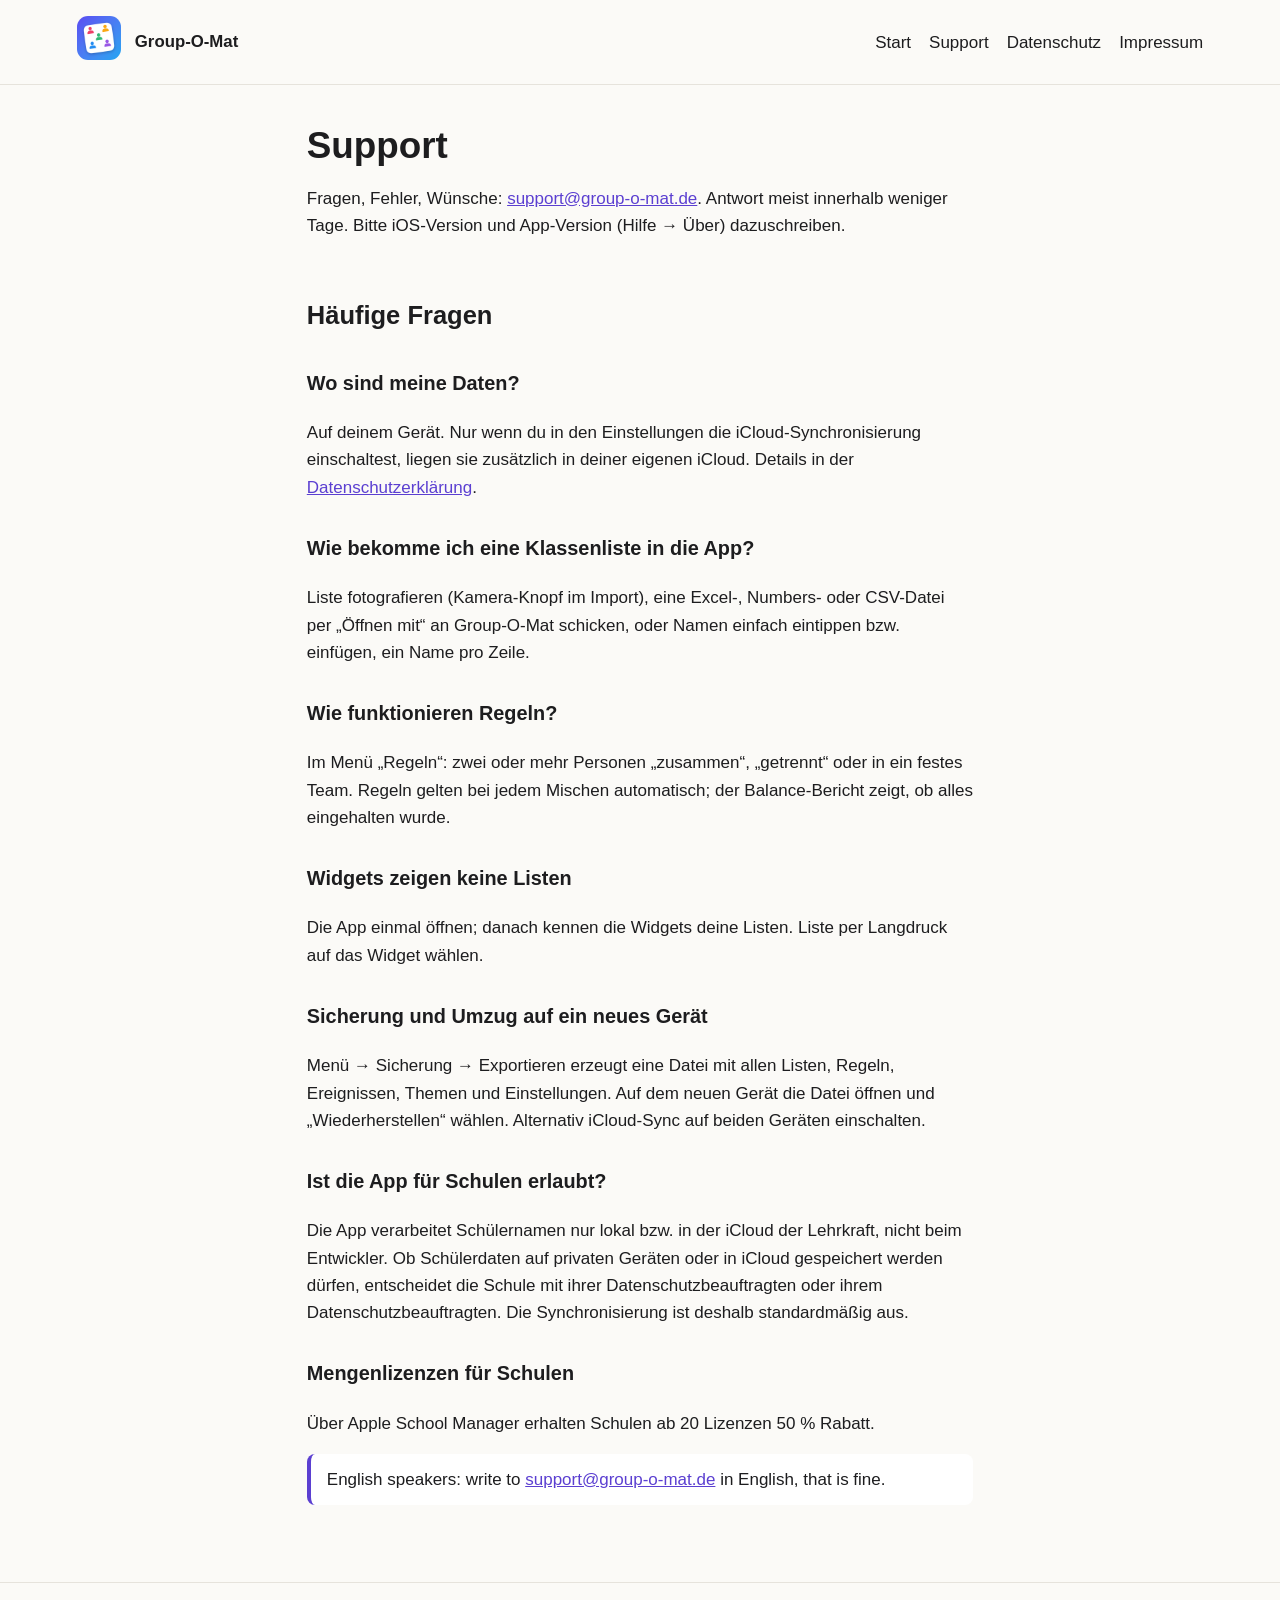
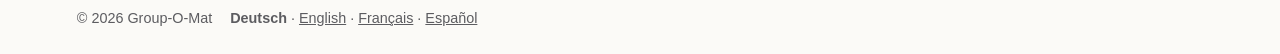
<file: support.html>
<!doctype html><html lang="de"><head><meta charset="utf-8"><meta name="viewport" content="width=device-width,initial-scale=1">
<link rel="stylesheet" href="/style.css"><link rel="icon" href="/favicon.png"><link rel="apple-touch-icon" href="/apple-touch-icon.png">
<title>Support – Group-O-Mat</title><meta name="description" content="Support, häufige Fragen und Kontakt für die App Group-O-Mat."><link rel="alternate" hreflang="de" href="https://group-o-mat.de/support"><link rel="alternate" hreflang="en" href="https://group-o-mat.de/en/support"><link rel="alternate" hreflang="fr" href="https://group-o-mat.de/fr/support"><link rel="alternate" hreflang="es" href="https://group-o-mat.de/es/support"></head><body><header><a href="/"><img src="/icon.png" alt=""></a><strong>Group-O-Mat</strong><nav><a href="/">Start</a><a href="/support">Support</a><a href="/datenschutz">Datenschutz</a><a href="/impressum">Impressum</a></nav></header><main><h1>Support</h1>
<p>Fragen, Fehler, Wünsche: <a href="mailto:support@group-o-mat.de">support@group-o-mat.de</a>. Antwort meist innerhalb weniger Tage. Bitte iOS-Version und App-Version (Hilfe → Über) dazuschreiben.</p>
<h2>Häufige Fragen</h2>
<h3>Wo sind meine Daten?</h3><p>Auf deinem Gerät. Nur wenn du in den Einstellungen die iCloud-Synchronisierung einschaltest, liegen sie zusätzlich in deiner eigenen iCloud. Details in der <a href="/datenschutz">Datenschutzerklärung</a>.</p>
<h3>Wie bekomme ich eine Klassenliste in die App?</h3><p>Liste fotografieren (Kamera-Knopf im Import), eine Excel-, Numbers- oder CSV-Datei per „Öffnen mit“ an Group-O-Mat schicken, oder Namen einfach eintippen bzw. einfügen, ein Name pro Zeile.</p>
<h3>Wie funktionieren Regeln?</h3><p>Im Menü „Regeln“: zwei oder mehr Personen „zusammen“, „getrennt“ oder in ein festes Team. Regeln gelten bei jedem Mischen automatisch; der Balance-Bericht zeigt, ob alles eingehalten wurde.</p>
<h3>Widgets zeigen keine Listen</h3><p>Die App einmal öffnen; danach kennen die Widgets deine Listen. Liste per Langdruck auf das Widget wählen.</p>
<h3>Sicherung und Umzug auf ein neues Gerät</h3><p>Menü → Sicherung → Exportieren erzeugt eine Datei mit allen Listen, Regeln, Ereignissen, Themen und Einstellungen. Auf dem neuen Gerät die Datei öffnen und „Wiederherstellen“ wählen. Alternativ iCloud-Sync auf beiden Geräten einschalten.</p>
<h3>Ist die App für Schulen erlaubt?</h3><p>Die App verarbeitet Schülernamen nur lokal bzw. in der iCloud der Lehrkraft, nicht beim Entwickler. Ob Schülerdaten auf privaten Geräten oder in iCloud gespeichert werden dürfen, entscheidet die Schule mit ihrer Datenschutzbeauftragten oder ihrem Datenschutzbeauftragten. Die Synchronisierung ist deshalb standardmäßig aus.</p>
<h3>Mengenlizenzen für Schulen</h3><p>Über Apple School Manager erhalten Schulen ab 20 Lizenzen 50 % Rabatt.</p>
<p class="note">English speakers: write to <a href="mailto:support@group-o-mat.de">support@group-o-mat.de</a> in English, that is fine.</p></main><footer><span>© 2026 Group-O-Mat</span><span><strong>Deutsch</strong> · <a href="/en/support" hreflang="en">English</a> · <a href="/fr/support" hreflang="fr">Français</a> · <a href="/es/support" hreflang="es">Español</a></span></footer></body></html>
</file>
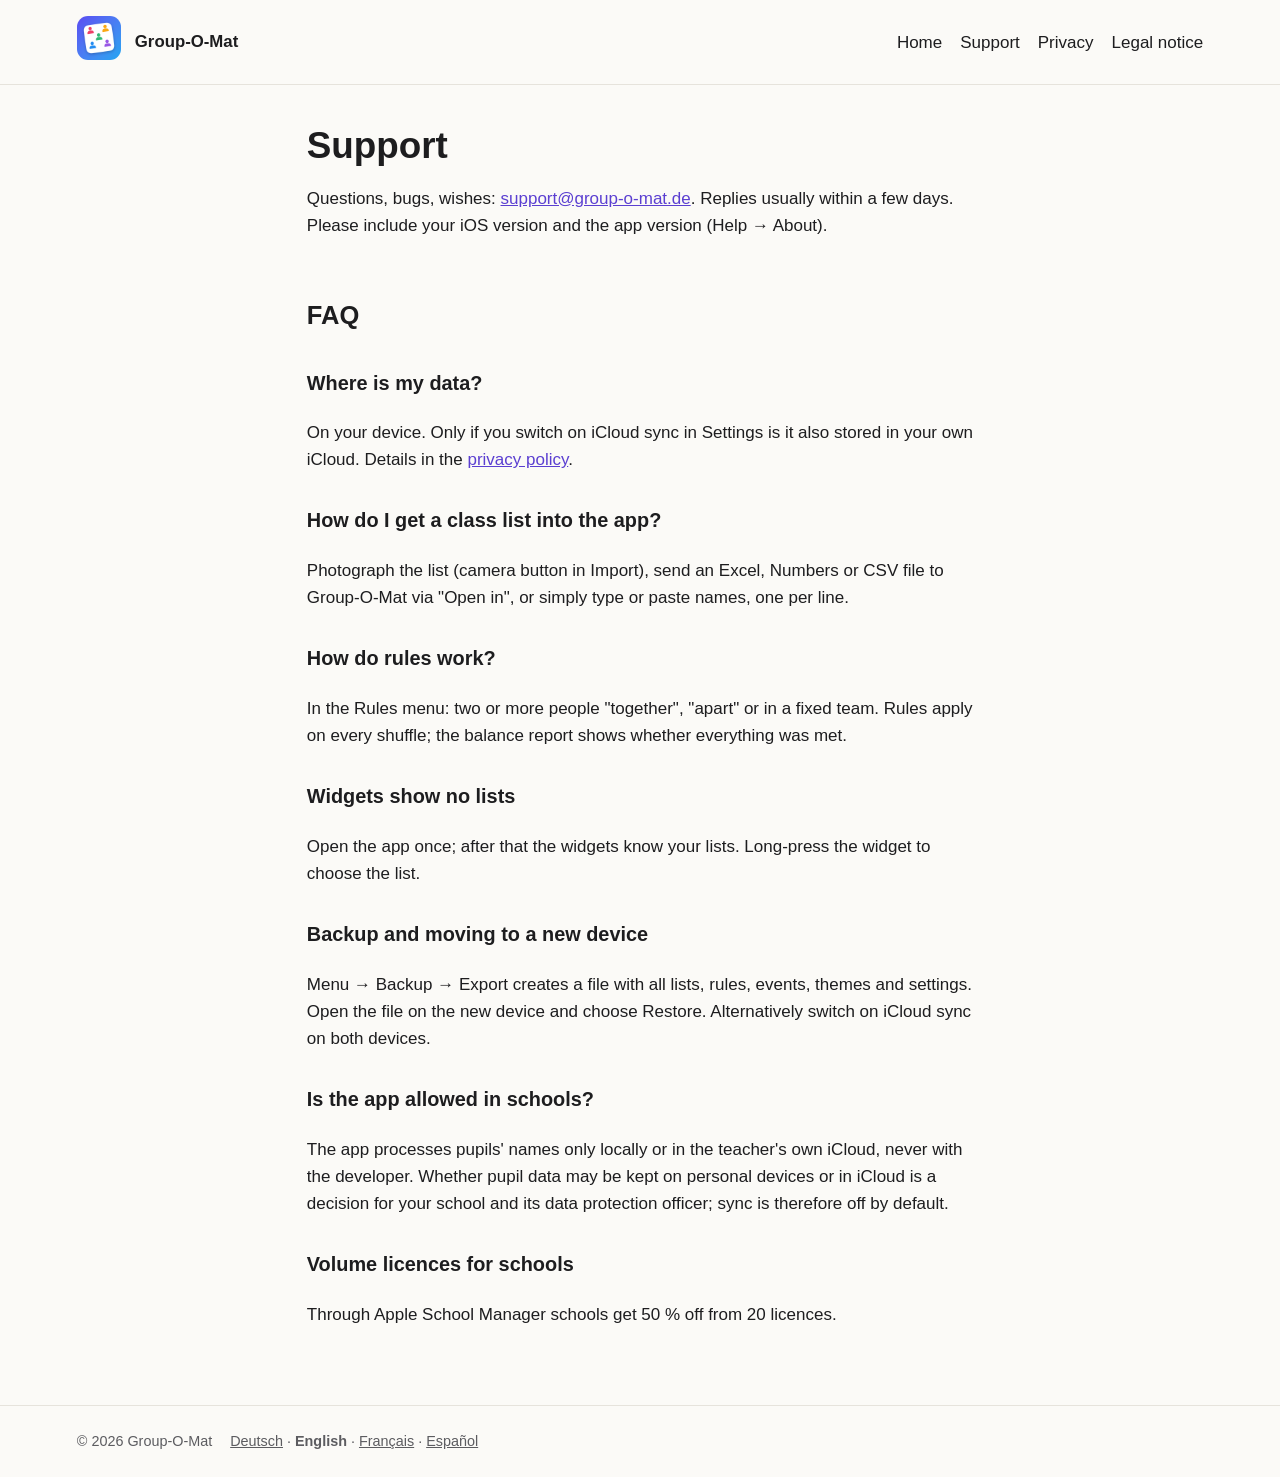
<file: en/support.html>
<!doctype html><html lang="en"><head><meta charset="utf-8"><meta name="viewport" content="width=device-width,initial-scale=1">
<link rel="stylesheet" href="/style.css"><link rel="icon" href="/favicon.png"><link rel="apple-touch-icon" href="/apple-touch-icon.png">
<title>Support – Group-O-Mat</title><meta name="description" content="Questions, bugs, wishes: <a href=mailto:support@group-o-mat.de>support@group-o-mat.de</a>. Replies usually within a few days. Please include your iO"><link rel="alternate" hreflang="de" href="https://group-o-mat.de/support"><link rel="alternate" hreflang="en" href="https://group-o-mat.de/en/support"><link rel="alternate" hreflang="fr" href="https://group-o-mat.de/fr/support"><link rel="alternate" hreflang="es" href="https://group-o-mat.de/es/support"></head><body><header><a href="/en/"><img src="/icon.png" alt=""></a><strong>Group-O-Mat</strong><nav><a href="/en/">Home</a><a href="/en/support">Support</a><a href="/privacy">Privacy</a><a href="/impressum">Legal notice</a></nav></header><main><h1>Support</h1><p>Questions, bugs, wishes: <a href="mailto:support@group-o-mat.de">support@group-o-mat.de</a>. Replies usually within a few days. Please include your iOS version and the app version (Help → About).</p><h2>FAQ</h2><h3>Where is my data?</h3><p>On your device. Only if you switch on iCloud sync in Settings is it also stored in your own iCloud. Details in the <a href="/privacy">privacy policy</a>.</p><h3>How do I get a class list into the app?</h3><p>Photograph the list (camera button in Import), send an Excel, Numbers or CSV file to Group-O-Mat via "Open in", or simply type or paste names, one per line.</p><h3>How do rules work?</h3><p>In the Rules menu: two or more people "together", "apart" or in a fixed team. Rules apply on every shuffle; the balance report shows whether everything was met.</p><h3>Widgets show no lists</h3><p>Open the app once; after that the widgets know your lists. Long-press the widget to choose the list.</p><h3>Backup and moving to a new device</h3><p>Menu → Backup → Export creates a file with all lists, rules, events, themes and settings. Open the file on the new device and choose Restore. Alternatively switch on iCloud sync on both devices.</p><h3>Is the app allowed in schools?</h3><p>The app processes pupils' names only locally or in the teacher's own iCloud, never with the developer. Whether pupil data may be kept on personal devices or in iCloud is a decision for your school and its data protection officer; sync is therefore off by default.</p><h3>Volume licences for schools</h3><p>Through Apple School Manager schools get 50 % off from 20 licences.</p></main><footer><span>© 2026 Group-O-Mat</span><span><a href="/support" hreflang="de">Deutsch</a> · <strong>English</strong> · <a href="/fr/support" hreflang="fr">Français</a> · <a href="/es/support" hreflang="es">Español</a></span></footer></body></html>
</file>
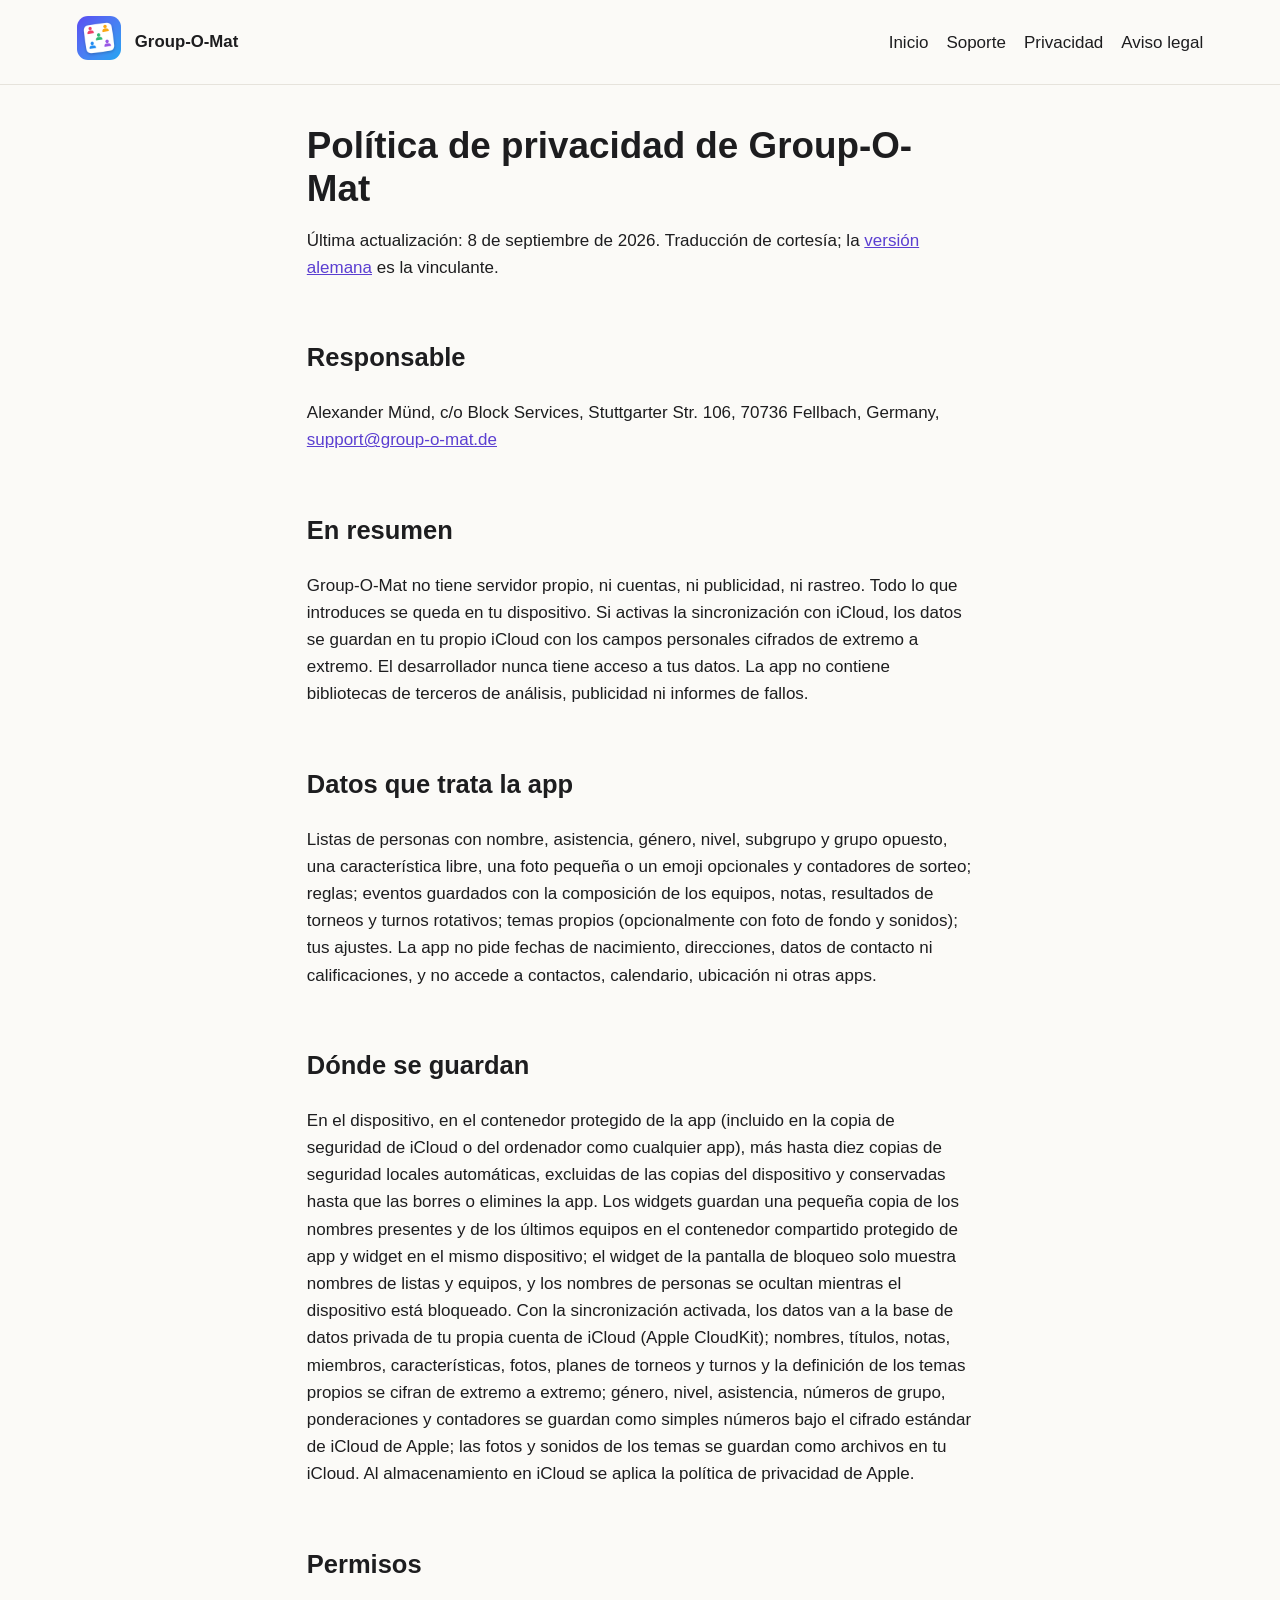
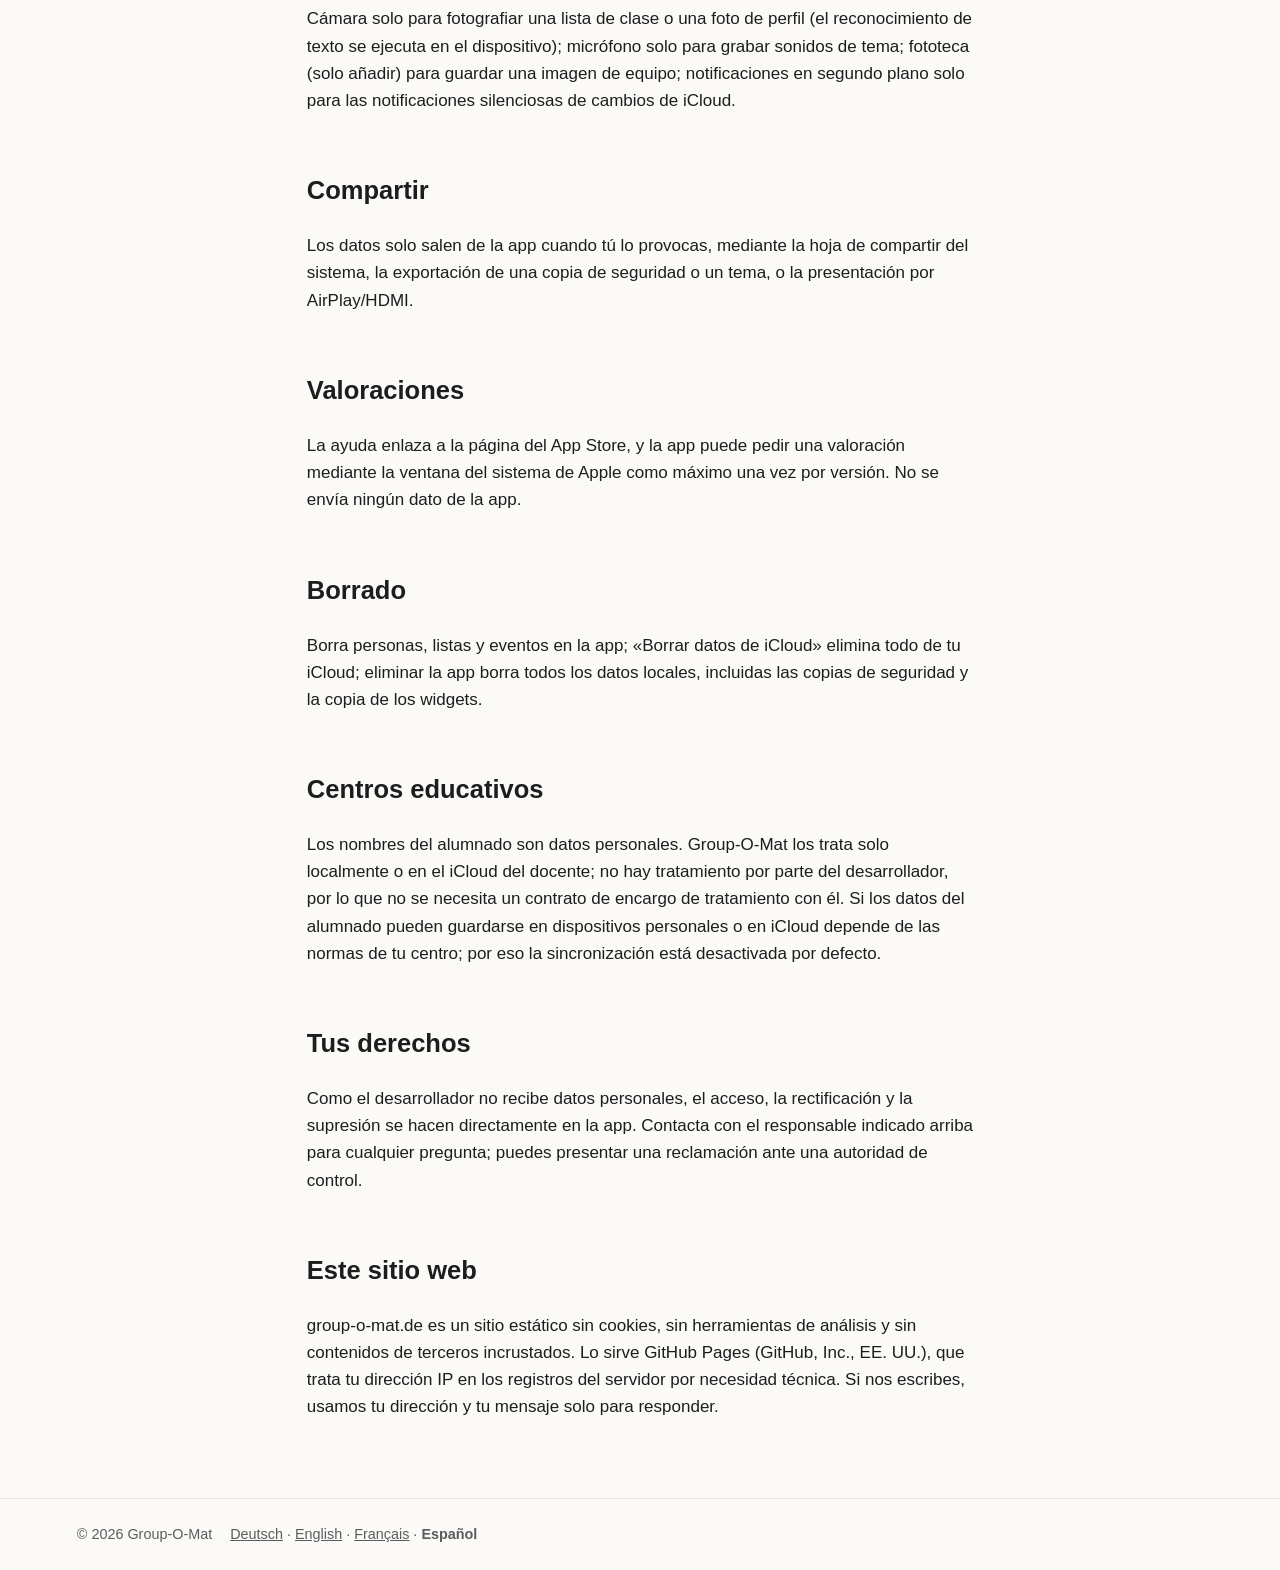
<file: es/privacidad.html>
<!doctype html><html lang="es"><head><meta charset="utf-8"><meta name="viewport" content="width=device-width,initial-scale=1">
<link rel="stylesheet" href="/style.css"><link rel="icon" href="/favicon.png"><link rel="apple-touch-icon" href="/apple-touch-icon.png">
<title>Política de privacidad – Group-O-Mat</title><meta name="description" content="Política de privacidad de la app Group-O-Mat."><link rel="alternate" hreflang="de" href="https://group-o-mat.de/datenschutz"><link rel="alternate" hreflang="en" href="https://group-o-mat.de/privacy"><link rel="alternate" hreflang="fr" href="https://group-o-mat.de/fr/confidentialite"><link rel="alternate" hreflang="es" href="https://group-o-mat.de/es/privacidad"></head><body><header><a href="/es/"><img src="/icon.png" alt=""></a><strong>Group-O-Mat</strong><nav><a href="/es/">Inicio</a><a href="/es/support">Soporte</a><a href="/es/privacidad">Privacidad</a><a href="/impressum">Aviso legal</a></nav></header><main><h1>Política de privacidad de Group-O-Mat</h1><p>Última actualización: 8 de septiembre de 2026. Traducción de cortesía; la <a href="/datenschutz">versión alemana</a> es la vinculante.</p><h2>Responsable</h2><p>Alexander Münd, c/o Block Services, Stuttgarter Str. 106, 70736 Fellbach, Germany, <a href="mailto:support@group-o-mat.de">support@group-o-mat.de</a></p><h2>En resumen</h2><p>Group-O-Mat no tiene servidor propio, ni cuentas, ni publicidad, ni rastreo. Todo lo que introduces se queda en tu dispositivo. Si activas la sincronización con iCloud, los datos se guardan en tu propio iCloud con los campos personales cifrados de extremo a extremo. El desarrollador nunca tiene acceso a tus datos. La app no contiene bibliotecas de terceros de análisis, publicidad ni informes de fallos.</p><h2>Datos que trata la app</h2><p>Listas de personas con nombre, asistencia, género, nivel, subgrupo y grupo opuesto, una característica libre, una foto pequeña o un emoji opcionales y contadores de sorteo; reglas; eventos guardados con la composición de los equipos, notas, resultados de torneos y turnos rotativos; temas propios (opcionalmente con foto de fondo y sonidos); tus ajustes. La app no pide fechas de nacimiento, direcciones, datos de contacto ni calificaciones, y no accede a contactos, calendario, ubicación ni otras apps.</p><h2>Dónde se guardan</h2><p>En el dispositivo, en el contenedor protegido de la app (incluido en la copia de seguridad de iCloud o del ordenador como cualquier app), más hasta diez copias de seguridad locales automáticas, excluidas de las copias del dispositivo y conservadas hasta que las borres o elimines la app. Los widgets guardan una pequeña copia de los nombres presentes y de los últimos equipos en el contenedor compartido protegido de app y widget en el mismo dispositivo; el widget de la pantalla de bloqueo solo muestra nombres de listas y equipos, y los nombres de personas se ocultan mientras el dispositivo está bloqueado. Con la sincronización activada, los datos van a la base de datos privada de tu propia cuenta de iCloud (Apple CloudKit); nombres, títulos, notas, miembros, características, fotos, planes de torneos y turnos y la definición de los temas propios se cifran de extremo a extremo; género, nivel, asistencia, números de grupo, ponderaciones y contadores se guardan como simples números bajo el cifrado estándar de iCloud de Apple; las fotos y sonidos de los temas se guardan como archivos en tu iCloud. Al almacenamiento en iCloud se aplica la política de privacidad de Apple.</p><h2>Permisos</h2><p>Cámara solo para fotografiar una lista de clase o una foto de perfil (el reconocimiento de texto se ejecuta en el dispositivo); micrófono solo para grabar sonidos de tema; fototeca (solo añadir) para guardar una imagen de equipo; notificaciones en segundo plano solo para las notificaciones silenciosas de cambios de iCloud.</p><h2>Compartir</h2><p>Los datos solo salen de la app cuando tú lo provocas, mediante la hoja de compartir del sistema, la exportación de una copia de seguridad o un tema, o la presentación por AirPlay/HDMI.</p><h2>Valoraciones</h2><p>La ayuda enlaza a la página del App Store, y la app puede pedir una valoración mediante la ventana del sistema de Apple como máximo una vez por versión. No se envía ningún dato de la app.</p><h2>Borrado</h2><p>Borra personas, listas y eventos en la app; «Borrar datos de iCloud» elimina todo de tu iCloud; eliminar la app borra todos los datos locales, incluidas las copias de seguridad y la copia de los widgets.</p><h2>Centros educativos</h2><p>Los nombres del alumnado son datos personales. Group-O-Mat los trata solo localmente o en el iCloud del docente; no hay tratamiento por parte del desarrollador, por lo que no se necesita un contrato de encargo de tratamiento con él. Si los datos del alumnado pueden guardarse en dispositivos personales o en iCloud depende de las normas de tu centro; por eso la sincronización está desactivada por defecto.</p><h2>Tus derechos</h2><p>Como el desarrollador no recibe datos personales, el acceso, la rectificación y la supresión se hacen directamente en la app. Contacta con el responsable indicado arriba para cualquier pregunta; puedes presentar una reclamación ante una autoridad de control.</p><h2>Este sitio web</h2><p>group-o-mat.de es un sitio estático sin cookies, sin herramientas de análisis y sin contenidos de terceros incrustados. Lo sirve GitHub Pages (GitHub, Inc., EE. UU.), que trata tu dirección IP en los registros del servidor por necesidad técnica. Si nos escribes, usamos tu dirección y tu mensaje solo para responder.</p></main><footer><span>© 2026 Group-O-Mat</span><span><a href="/datenschutz" hreflang="de">Deutsch</a> · <a href="/privacy" hreflang="en">English</a> · <a href="/fr/confidentialite" hreflang="fr">Français</a> · <strong>Español</strong></span></footer></body></html>
</file>
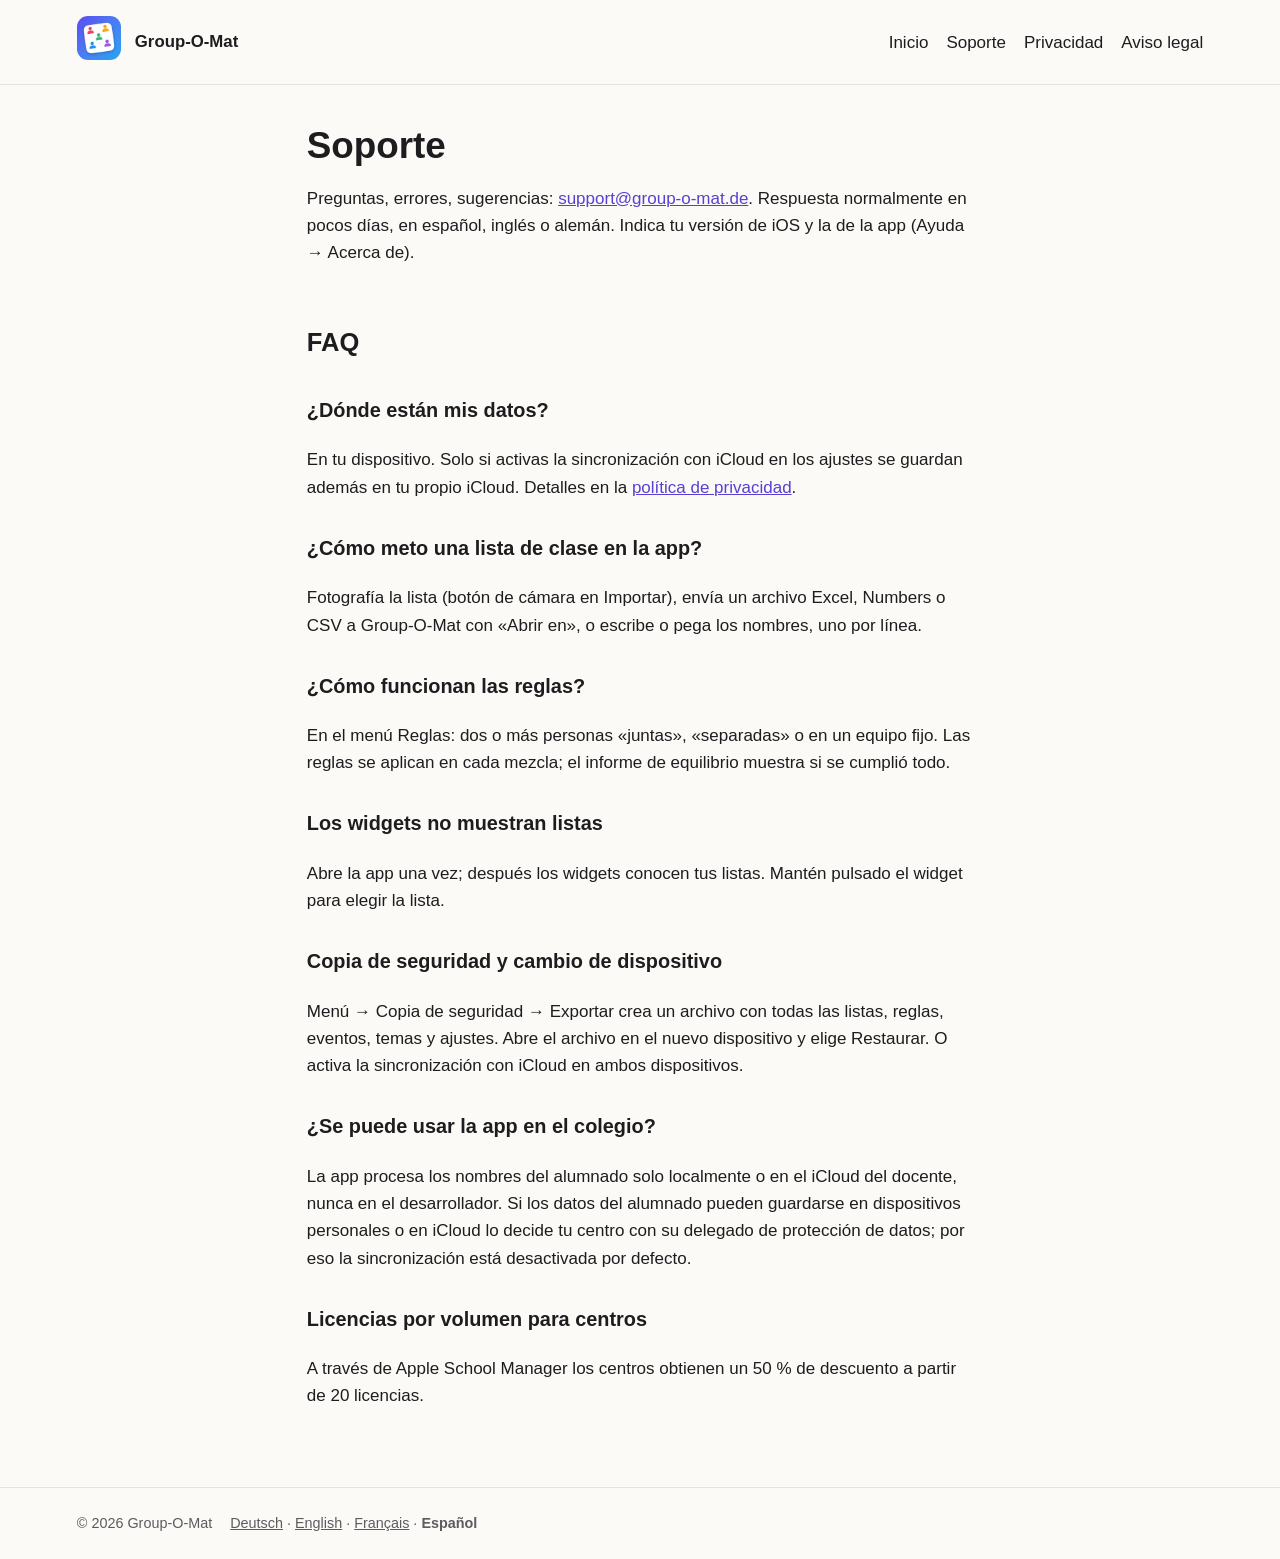
<file: es/support.html>
<!doctype html><html lang="es"><head><meta charset="utf-8"><meta name="viewport" content="width=device-width,initial-scale=1">
<link rel="stylesheet" href="/style.css"><link rel="icon" href="/favicon.png"><link rel="apple-touch-icon" href="/apple-touch-icon.png">
<title>Soporte – Group-O-Mat</title><meta name="description" content="Preguntas, errores, sugerencias: <a href=mailto:support@group-o-mat.de>support@group-o-mat.de</a>. Respuesta normalmente en pocos días, en español, "><link rel="alternate" hreflang="de" href="https://group-o-mat.de/support"><link rel="alternate" hreflang="en" href="https://group-o-mat.de/en/support"><link rel="alternate" hreflang="fr" href="https://group-o-mat.de/fr/support"><link rel="alternate" hreflang="es" href="https://group-o-mat.de/es/support"></head><body><header><a href="/es/"><img src="/icon.png" alt=""></a><strong>Group-O-Mat</strong><nav><a href="/es/">Inicio</a><a href="/es/support">Soporte</a><a href="/es/privacidad">Privacidad</a><a href="/impressum">Aviso legal</a></nav></header><main><h1>Soporte</h1><p>Preguntas, errores, sugerencias: <a href="mailto:support@group-o-mat.de">support@group-o-mat.de</a>. Respuesta normalmente en pocos días, en español, inglés o alemán. Indica tu versión de iOS y la de la app (Ayuda → Acerca de).</p><h2>FAQ</h2><h3>¿Dónde están mis datos?</h3><p>En tu dispositivo. Solo si activas la sincronización con iCloud en los ajustes se guardan además en tu propio iCloud. Detalles en la <a href="/es/privacidad">política de privacidad</a>.</p><h3>¿Cómo meto una lista de clase en la app?</h3><p>Fotografía la lista (botón de cámara en Importar), envía un archivo Excel, Numbers o CSV a Group-O-Mat con «Abrir en», o escribe o pega los nombres, uno por línea.</p><h3>¿Cómo funcionan las reglas?</h3><p>En el menú Reglas: dos o más personas «juntas», «separadas» o en un equipo fijo. Las reglas se aplican en cada mezcla; el informe de equilibrio muestra si se cumplió todo.</p><h3>Los widgets no muestran listas</h3><p>Abre la app una vez; después los widgets conocen tus listas. Mantén pulsado el widget para elegir la lista.</p><h3>Copia de seguridad y cambio de dispositivo</h3><p>Menú → Copia de seguridad → Exportar crea un archivo con todas las listas, reglas, eventos, temas y ajustes. Abre el archivo en el nuevo dispositivo y elige Restaurar. O activa la sincronización con iCloud en ambos dispositivos.</p><h3>¿Se puede usar la app en el colegio?</h3><p>La app procesa los nombres del alumnado solo localmente o en el iCloud del docente, nunca en el desarrollador. Si los datos del alumnado pueden guardarse en dispositivos personales o en iCloud lo decide tu centro con su delegado de protección de datos; por eso la sincronización está desactivada por defecto.</p><h3>Licencias por volumen para centros</h3><p>A través de Apple School Manager los centros obtienen un 50 % de descuento a partir de 20 licencias.</p></main><footer><span>© 2026 Group-O-Mat</span><span><a href="/support" hreflang="de">Deutsch</a> · <a href="/en/support" hreflang="en">English</a> · <a href="/fr/support" hreflang="fr">Français</a> · <strong>Español</strong></span></footer></body></html>
</file>
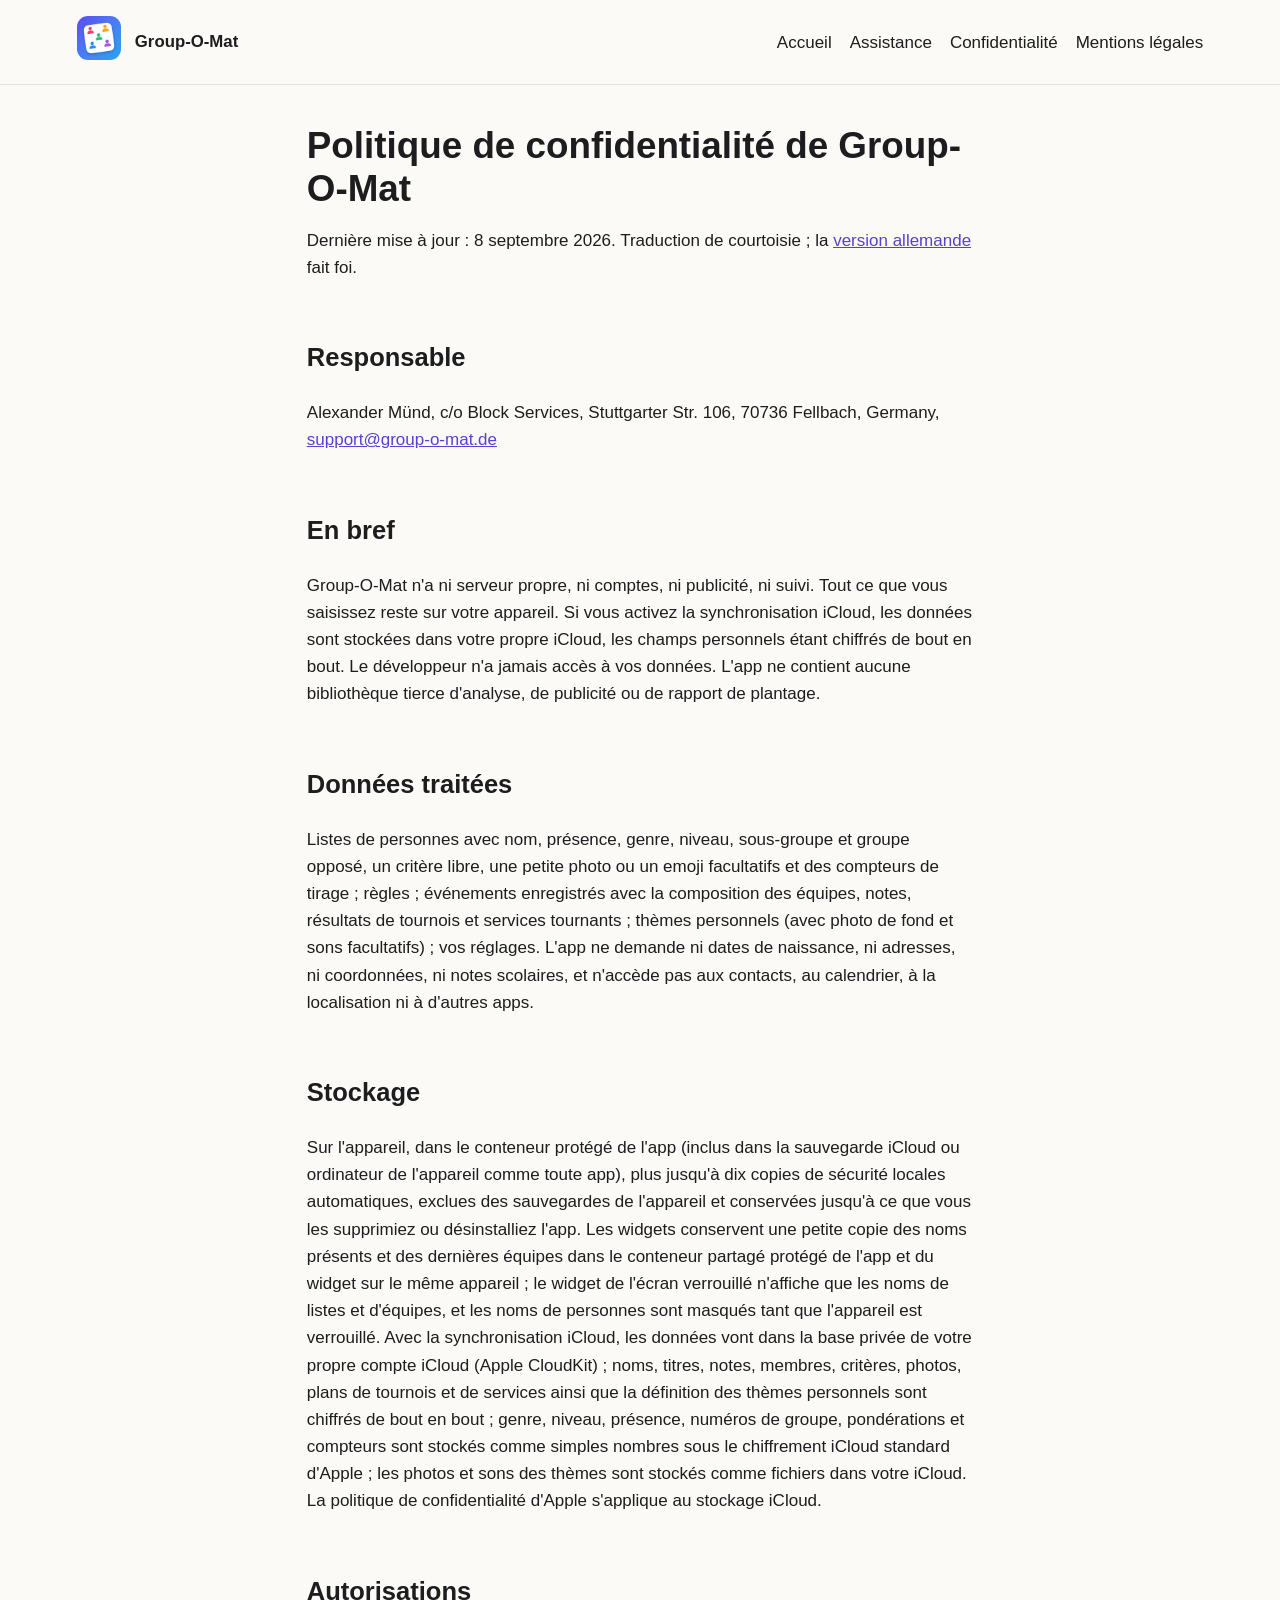
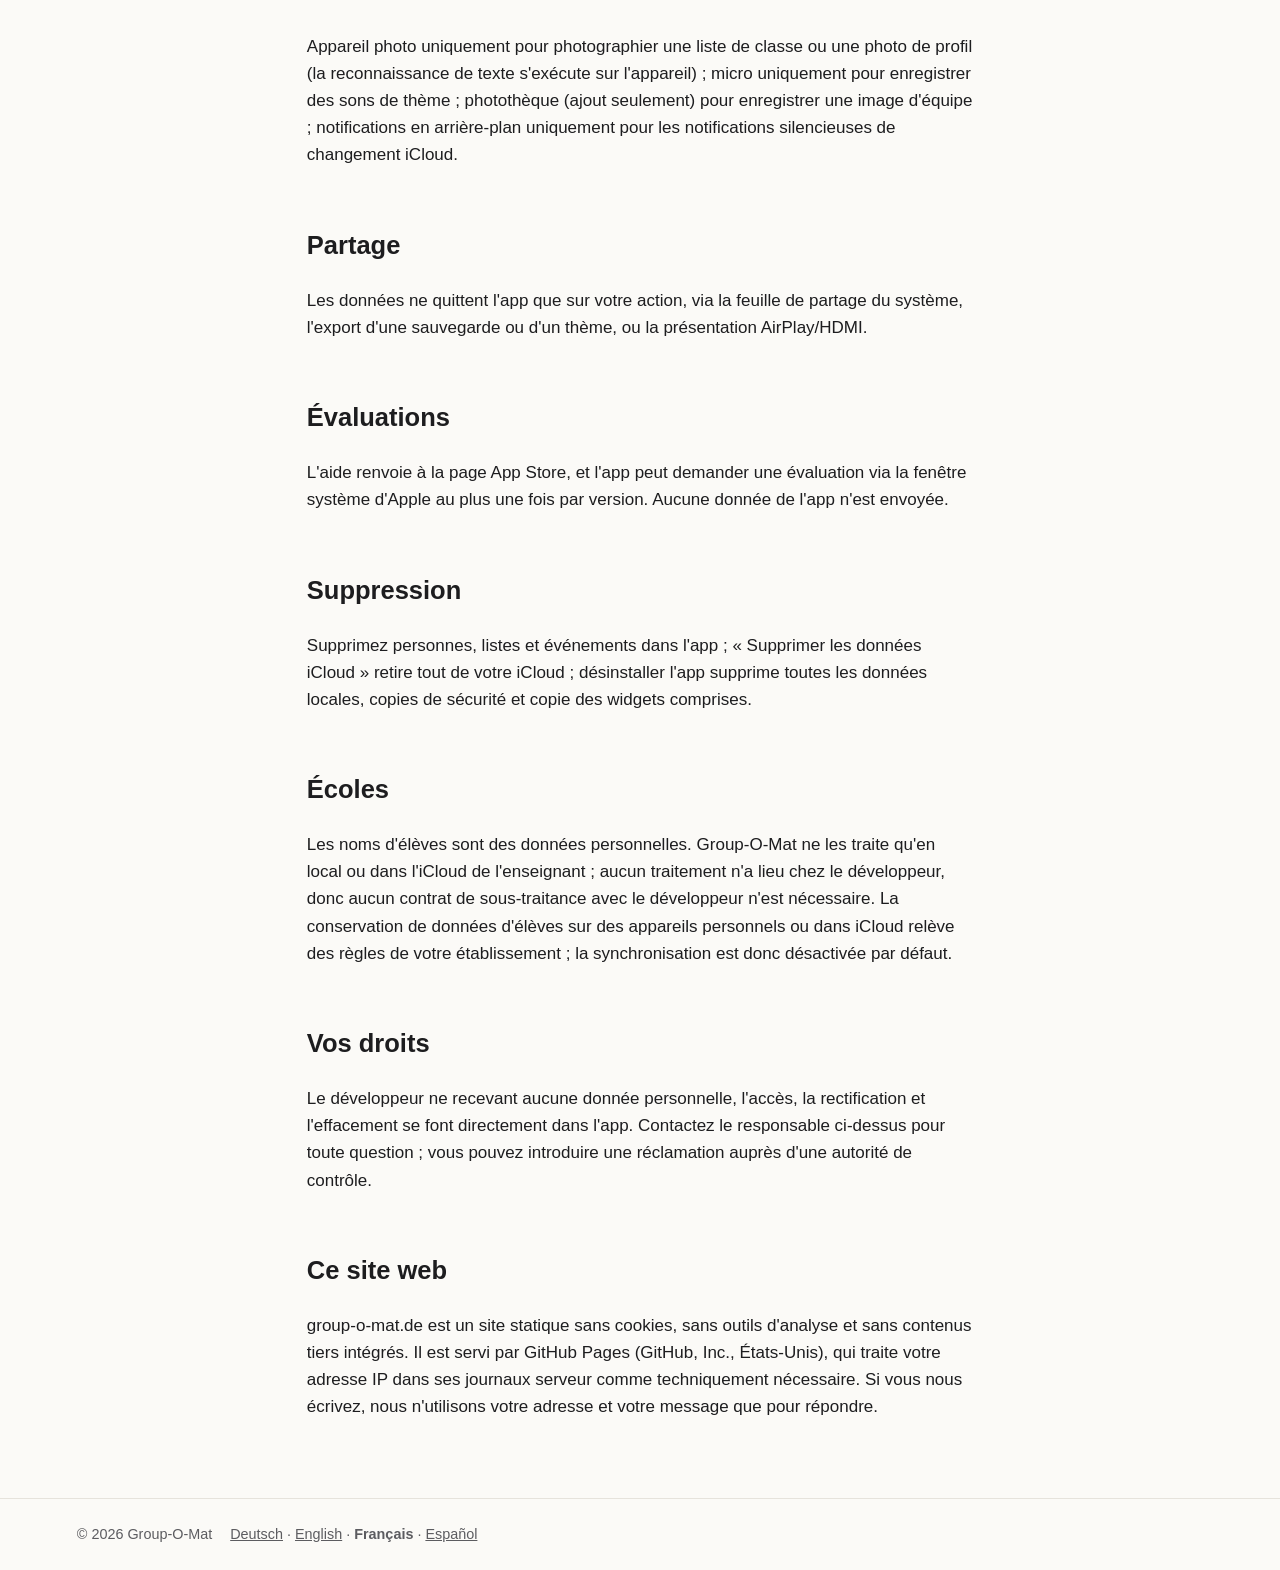
<file: fr/confidentialite.html>
<!doctype html><html lang="fr"><head><meta charset="utf-8"><meta name="viewport" content="width=device-width,initial-scale=1">
<link rel="stylesheet" href="/style.css"><link rel="icon" href="/favicon.png"><link rel="apple-touch-icon" href="/apple-touch-icon.png">
<title>Politique de confidentialité – Group-O-Mat</title><meta name="description" content="Politique de confidentialité de l'app Group-O-Mat."><link rel="alternate" hreflang="de" href="https://group-o-mat.de/datenschutz"><link rel="alternate" hreflang="en" href="https://group-o-mat.de/privacy"><link rel="alternate" hreflang="fr" href="https://group-o-mat.de/fr/confidentialite"><link rel="alternate" hreflang="es" href="https://group-o-mat.de/es/privacidad"></head><body><header><a href="/fr/"><img src="/icon.png" alt=""></a><strong>Group-O-Mat</strong><nav><a href="/fr/">Accueil</a><a href="/fr/support">Assistance</a><a href="/fr/confidentialite">Confidentialité</a><a href="/impressum">Mentions légales</a></nav></header><main><h1>Politique de confidentialité de Group-O-Mat</h1><p>Dernière mise à jour : 8 septembre 2026. Traduction de courtoisie ; la <a href="/datenschutz">version allemande</a> fait foi.</p><h2>Responsable</h2><p>Alexander Münd, c/o Block Services, Stuttgarter Str. 106, 70736 Fellbach, Germany, <a href="mailto:support@group-o-mat.de">support@group-o-mat.de</a></p><h2>En bref</h2><p>Group-O-Mat n'a ni serveur propre, ni comptes, ni publicité, ni suivi. Tout ce que vous saisissez reste sur votre appareil. Si vous activez la synchronisation iCloud, les données sont stockées dans votre propre iCloud, les champs personnels étant chiffrés de bout en bout. Le développeur n'a jamais accès à vos données. L'app ne contient aucune bibliothèque tierce d'analyse, de publicité ou de rapport de plantage.</p><h2>Données traitées</h2><p>Listes de personnes avec nom, présence, genre, niveau, sous-groupe et groupe opposé, un critère libre, une petite photo ou un emoji facultatifs et des compteurs de tirage ; règles ; événements enregistrés avec la composition des équipes, notes, résultats de tournois et services tournants ; thèmes personnels (avec photo de fond et sons facultatifs) ; vos réglages. L'app ne demande ni dates de naissance, ni adresses, ni coordonnées, ni notes scolaires, et n'accède pas aux contacts, au calendrier, à la localisation ni à d'autres apps.</p><h2>Stockage</h2><p>Sur l'appareil, dans le conteneur protégé de l'app (inclus dans la sauvegarde iCloud ou ordinateur de l'appareil comme toute app), plus jusqu'à dix copies de sécurité locales automatiques, exclues des sauvegardes de l'appareil et conservées jusqu'à ce que vous les supprimiez ou désinstalliez l'app. Les widgets conservent une petite copie des noms présents et des dernières équipes dans le conteneur partagé protégé de l'app et du widget sur le même appareil ; le widget de l'écran verrouillé n'affiche que les noms de listes et d'équipes, et les noms de personnes sont masqués tant que l'appareil est verrouillé. Avec la synchronisation iCloud, les données vont dans la base privée de votre propre compte iCloud (Apple CloudKit) ; noms, titres, notes, membres, critères, photos, plans de tournois et de services ainsi que la définition des thèmes personnels sont chiffrés de bout en bout ; genre, niveau, présence, numéros de groupe, pondérations et compteurs sont stockés comme simples nombres sous le chiffrement iCloud standard d'Apple ; les photos et sons des thèmes sont stockés comme fichiers dans votre iCloud. La politique de confidentialité d'Apple s'applique au stockage iCloud.</p><h2>Autorisations</h2><p>Appareil photo uniquement pour photographier une liste de classe ou une photo de profil (la reconnaissance de texte s'exécute sur l'appareil) ; micro uniquement pour enregistrer des sons de thème ; photothèque (ajout seulement) pour enregistrer une image d'équipe ; notifications en arrière-plan uniquement pour les notifications silencieuses de changement iCloud.</p><h2>Partage</h2><p>Les données ne quittent l'app que sur votre action, via la feuille de partage du système, l'export d'une sauvegarde ou d'un thème, ou la présentation AirPlay/HDMI.</p><h2>Évaluations</h2><p>L'aide renvoie à la page App Store, et l'app peut demander une évaluation via la fenêtre système d'Apple au plus une fois par version. Aucune donnée de l'app n'est envoyée.</p><h2>Suppression</h2><p>Supprimez personnes, listes et événements dans l'app ; « Supprimer les données iCloud » retire tout de votre iCloud ; désinstaller l'app supprime toutes les données locales, copies de sécurité et copie des widgets comprises.</p><h2>Écoles</h2><p>Les noms d'élèves sont des données personnelles. Group-O-Mat ne les traite qu'en local ou dans l'iCloud de l'enseignant ; aucun traitement n'a lieu chez le développeur, donc aucun contrat de sous-traitance avec le développeur n'est nécessaire. La conservation de données d'élèves sur des appareils personnels ou dans iCloud relève des règles de votre établissement ; la synchronisation est donc désactivée par défaut.</p><h2>Vos droits</h2><p>Le développeur ne recevant aucune donnée personnelle, l'accès, la rectification et l'effacement se font directement dans l'app. Contactez le responsable ci-dessus pour toute question ; vous pouvez introduire une réclamation auprès d'une autorité de contrôle.</p><h2>Ce site web</h2><p>group-o-mat.de est un site statique sans cookies, sans outils d'analyse et sans contenus tiers intégrés. Il est servi par GitHub Pages (GitHub, Inc., États-Unis), qui traite votre adresse IP dans ses journaux serveur comme techniquement nécessaire. Si vous nous écrivez, nous n'utilisons votre adresse et votre message que pour répondre.</p></main><footer><span>© 2026 Group-O-Mat</span><span><a href="/datenschutz" hreflang="de">Deutsch</a> · <a href="/privacy" hreflang="en">English</a> · <strong>Français</strong> · <a href="/es/privacidad" hreflang="es">Español</a></span></footer></body></html>
</file>
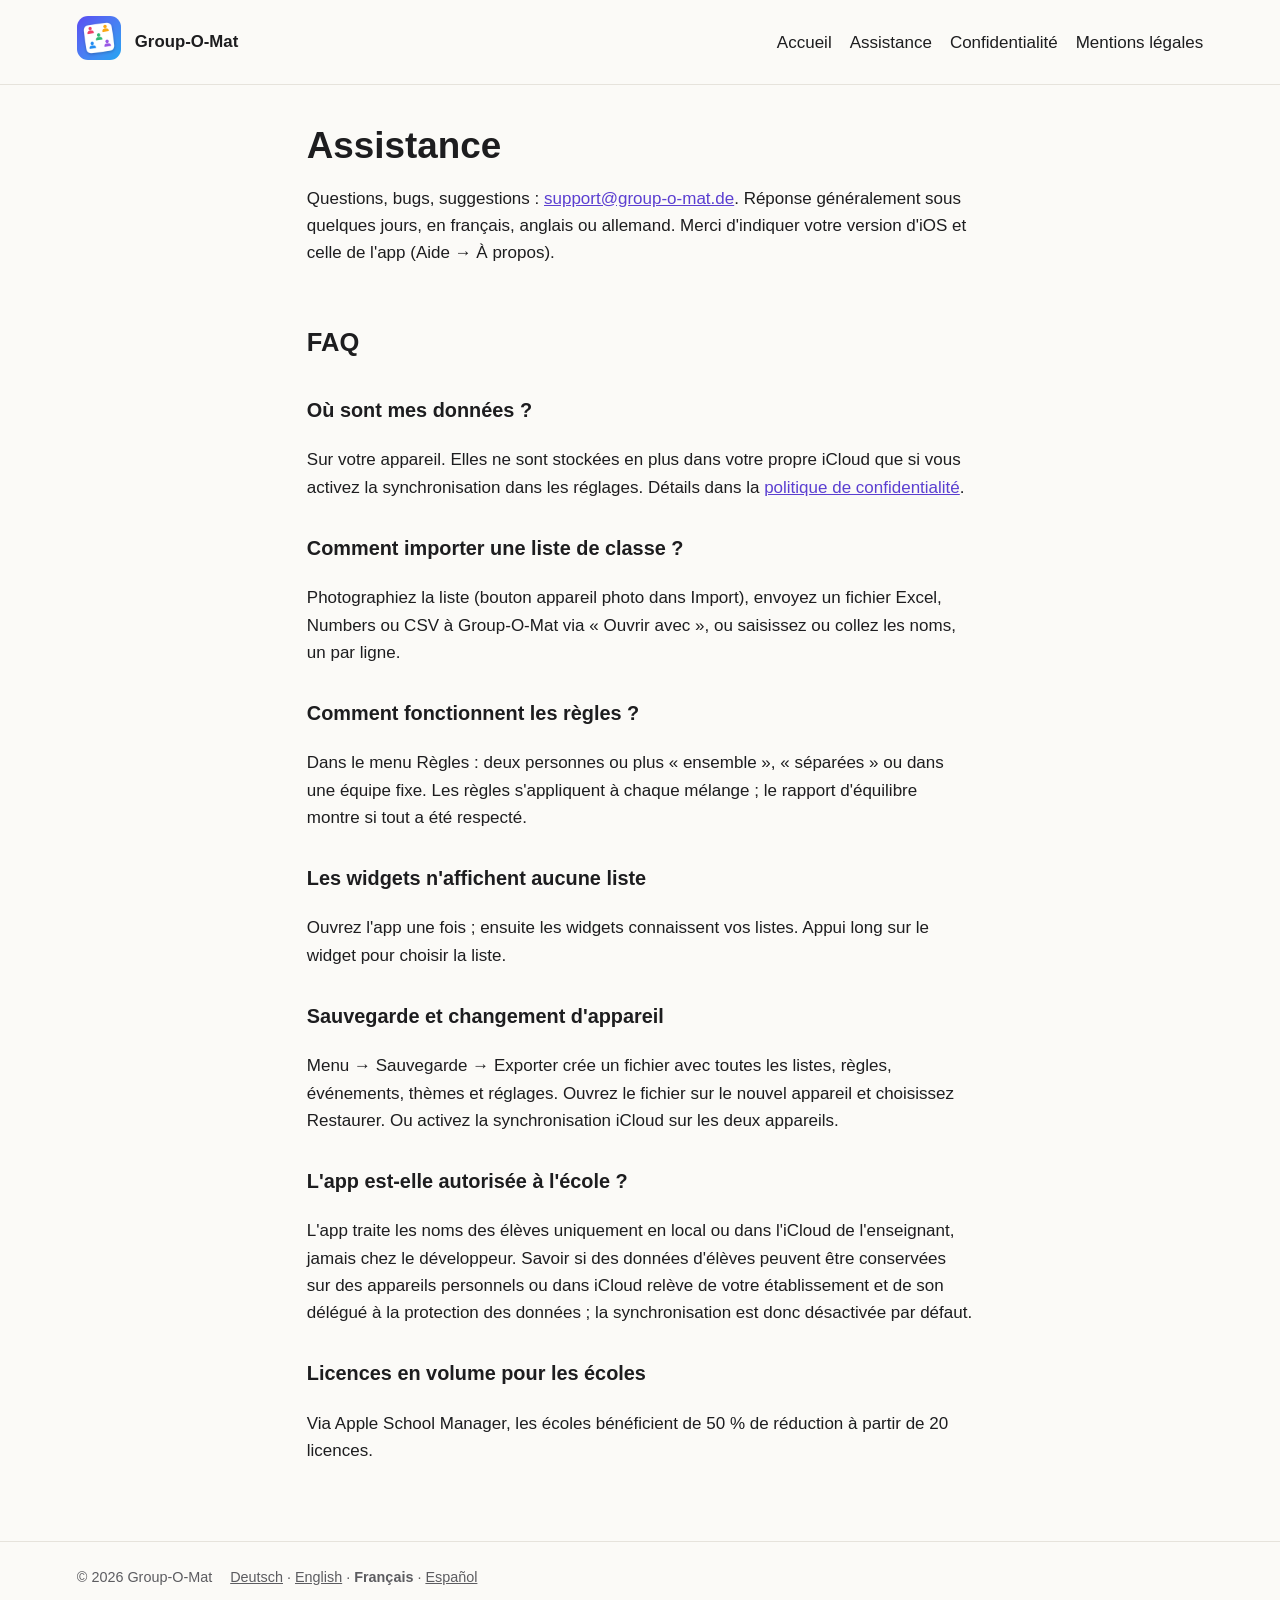
<file: fr/support.html>
<!doctype html><html lang="fr"><head><meta charset="utf-8"><meta name="viewport" content="width=device-width,initial-scale=1">
<link rel="stylesheet" href="/style.css"><link rel="icon" href="/favicon.png"><link rel="apple-touch-icon" href="/apple-touch-icon.png">
<title>Assistance – Group-O-Mat</title><meta name="description" content="Questions, bugs, suggestions : <a href=mailto:support@group-o-mat.de>support@group-o-mat.de</a>. Réponse généralement sous quelques jours, en frança"><link rel="alternate" hreflang="de" href="https://group-o-mat.de/support"><link rel="alternate" hreflang="en" href="https://group-o-mat.de/en/support"><link rel="alternate" hreflang="fr" href="https://group-o-mat.de/fr/support"><link rel="alternate" hreflang="es" href="https://group-o-mat.de/es/support"></head><body><header><a href="/fr/"><img src="/icon.png" alt=""></a><strong>Group-O-Mat</strong><nav><a href="/fr/">Accueil</a><a href="/fr/support">Assistance</a><a href="/fr/confidentialite">Confidentialité</a><a href="/impressum">Mentions légales</a></nav></header><main><h1>Assistance</h1><p>Questions, bugs, suggestions : <a href="mailto:support@group-o-mat.de">support@group-o-mat.de</a>. Réponse généralement sous quelques jours, en français, anglais ou allemand. Merci d'indiquer votre version d'iOS et celle de l'app (Aide → À propos).</p><h2>FAQ</h2><h3>Où sont mes données ?</h3><p>Sur votre appareil. Elles ne sont stockées en plus dans votre propre iCloud que si vous activez la synchronisation dans les réglages. Détails dans la <a href="/fr/confidentialite">politique de confidentialité</a>.</p><h3>Comment importer une liste de classe ?</h3><p>Photographiez la liste (bouton appareil photo dans Import), envoyez un fichier Excel, Numbers ou CSV à Group-O-Mat via « Ouvrir avec », ou saisissez ou collez les noms, un par ligne.</p><h3>Comment fonctionnent les règles ?</h3><p>Dans le menu Règles : deux personnes ou plus « ensemble », « séparées » ou dans une équipe fixe. Les règles s'appliquent à chaque mélange ; le rapport d'équilibre montre si tout a été respecté.</p><h3>Les widgets n'affichent aucune liste</h3><p>Ouvrez l'app une fois ; ensuite les widgets connaissent vos listes. Appui long sur le widget pour choisir la liste.</p><h3>Sauvegarde et changement d'appareil</h3><p>Menu → Sauvegarde → Exporter crée un fichier avec toutes les listes, règles, événements, thèmes et réglages. Ouvrez le fichier sur le nouvel appareil et choisissez Restaurer. Ou activez la synchronisation iCloud sur les deux appareils.</p><h3>L'app est-elle autorisée à l'école ?</h3><p>L'app traite les noms des élèves uniquement en local ou dans l'iCloud de l'enseignant, jamais chez le développeur. Savoir si des données d'élèves peuvent être conservées sur des appareils personnels ou dans iCloud relève de votre établissement et de son délégué à la protection des données ; la synchronisation est donc désactivée par défaut.</p><h3>Licences en volume pour les écoles</h3><p>Via Apple School Manager, les écoles bénéficient de 50 % de réduction à partir de 20 licences.</p></main><footer><span>© 2026 Group-O-Mat</span><span><a href="/support" hreflang="de">Deutsch</a> · <a href="/en/support" hreflang="en">English</a> · <strong>Français</strong> · <a href="/es/support" hreflang="es">Español</a></span></footer></body></html>
</file>
<file: style.css>
:root{--bg:#fbfaf7;--fg:#1d1d1f;--muted:#5c5c60;--accent:#5b3fd1;--card:#fff;--line:#e6e3dc}
@media (prefers-color-scheme:dark){:root{--bg:#141416;--fg:#f2f2f4;--muted:#a5a5ab;--accent:#a996ff;--card:#1e1e22;--line:#2c2c31}}
*{box-sizing:border-box}html{color-scheme:light dark}
body{margin:0;background:var(--bg);color:var(--fg);font:17px/1.6 -apple-system,BlinkMacSystemFont,"Segoe UI",Helvetica,Arial,sans-serif}
a{color:var(--accent)}
header{padding:16px 6vw;display:flex;align-items:center;gap:14px;border-bottom:1px solid var(--line);flex-wrap:wrap}
header strong{white-space:nowrap;font-size:1.05rem}
header img{width:44px;height:44px;border-radius:11px}
header nav{margin-left:auto;display:flex;gap:18px;flex-wrap:wrap;justify-content:flex-end}
header nav a{text-decoration:none;color:var(--fg);font-weight:500}
main{max-width:820px;margin:0 auto;padding:40px 6vw 60px}
.hero{display:grid;grid-template-columns:1fr auto;gap:28px;align-items:center;margin-bottom:40px}
.hero>img{width:160px;height:160px;border-radius:36px;box-shadow:0 18px 40px rgba(0,0,0,.18)}
h1{font-size:2.3rem;line-height:1.15;margin:0 0 10px}h2{margin-top:2.2em}h3{margin-top:1.6em}
.lead{font-size:1.2rem;color:var(--muted);margin:0 0 20px}
.avail{margin:0 0 8px;font-weight:600;color:var(--accent)}
.badge{display:inline-block;background:var(--fg);color:var(--bg);padding:10px 18px;border-radius:10px;text-decoration:none;font-weight:600}
.appstore{display:inline-block;margin:6px 0 0;line-height:0}
.appstore img{height:60px;width:auto}
.grid{display:grid;grid-template-columns:repeat(auto-fit,minmax(230px,1fr));gap:16px;margin:28px 0}
.card{background:var(--card);border:1px solid var(--line);border-radius:16px;padding:18px}
.card h3{margin:0 0 6px;font-size:1.05rem}.card p{margin:0;color:var(--muted);font-size:.95rem}
footer{border-top:1px solid var(--line);padding:24px 6vw;color:var(--muted);font-size:.9rem;display:flex;gap:18px;flex-wrap:wrap}
footer a{color:var(--muted)}
.note{background:var(--card);border-left:4px solid var(--accent);padding:12px 16px;border-radius:8px}
@media (max-width:640px){header{gap:10px 12px}header nav{margin-left:0;width:100%;justify-content:flex-start;gap:14px;font-size:.95rem;overflow-x:auto;flex-wrap:nowrap;padding-bottom:2px}header nav a{white-space:nowrap}.hero{grid-template-columns:1fr}.hero>img{width:110px;height:110px;border-radius:26px}h1{font-size:1.8rem}}
</file>
